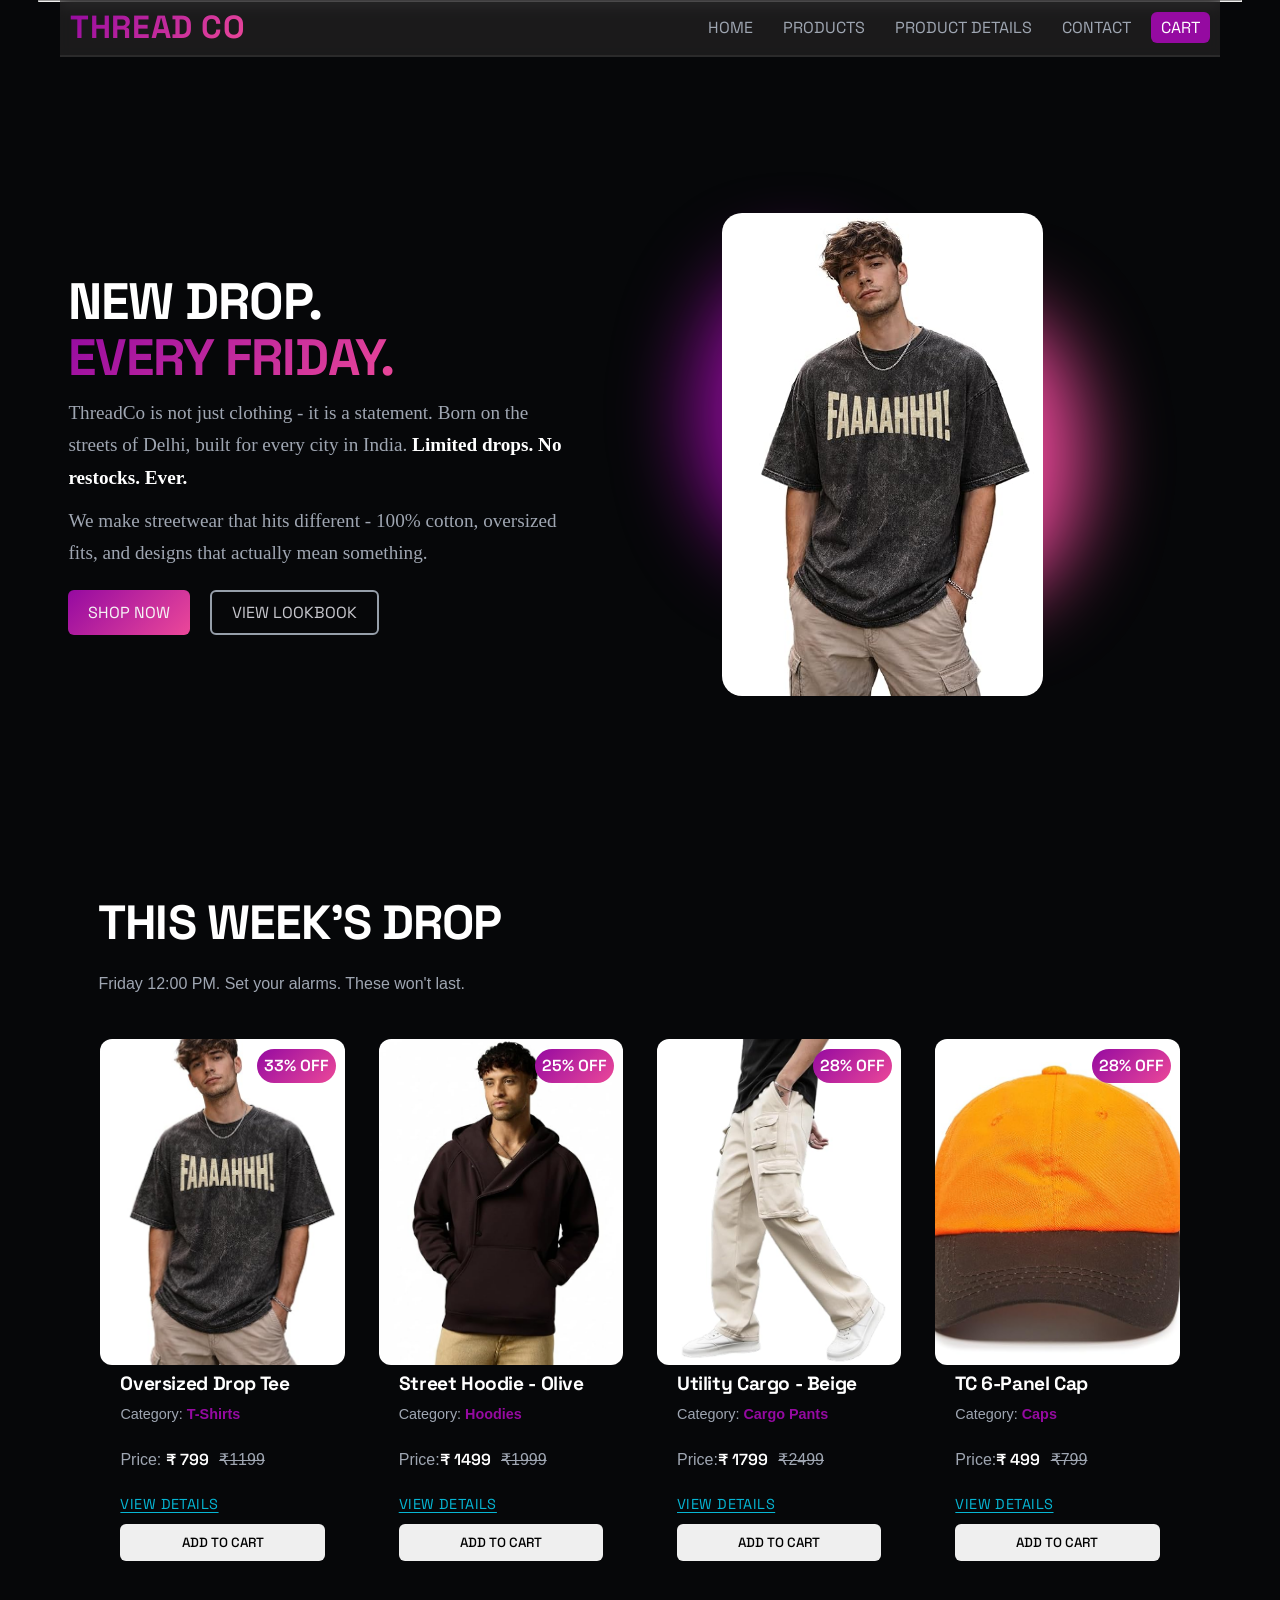
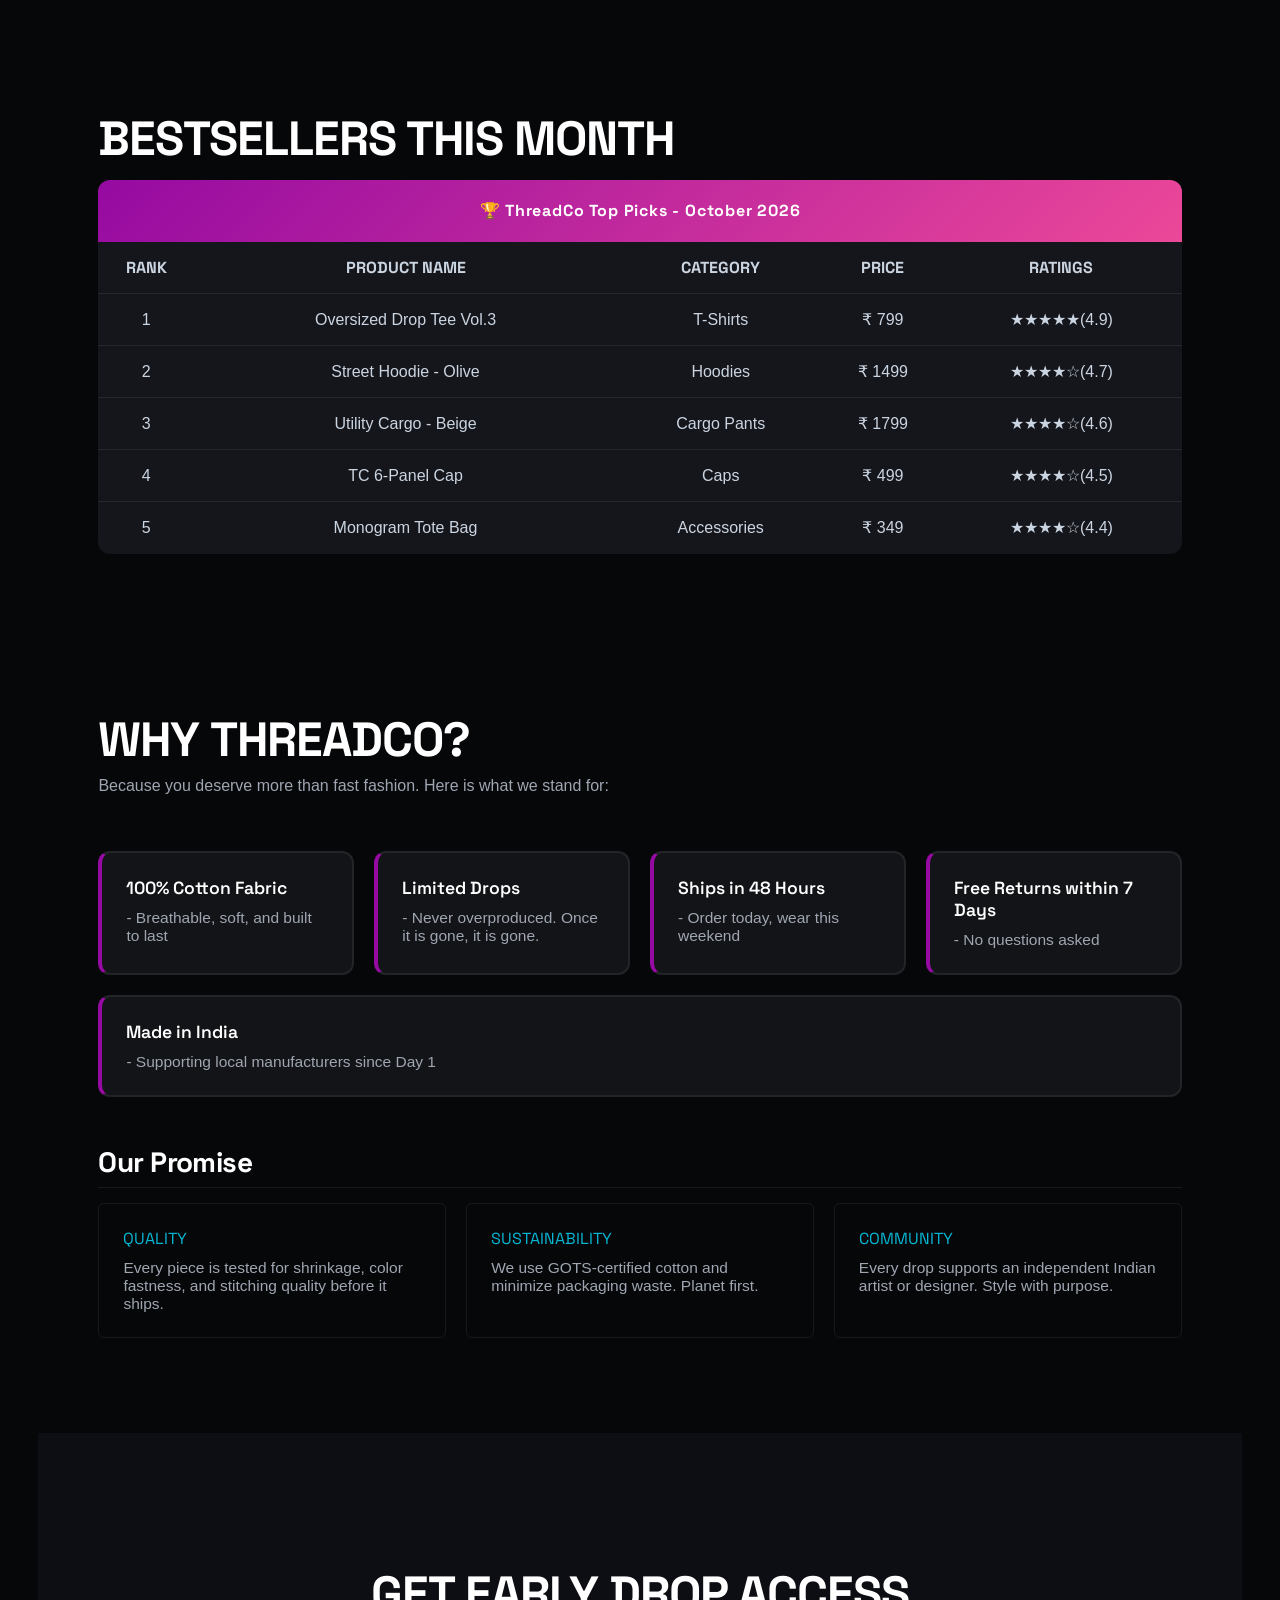
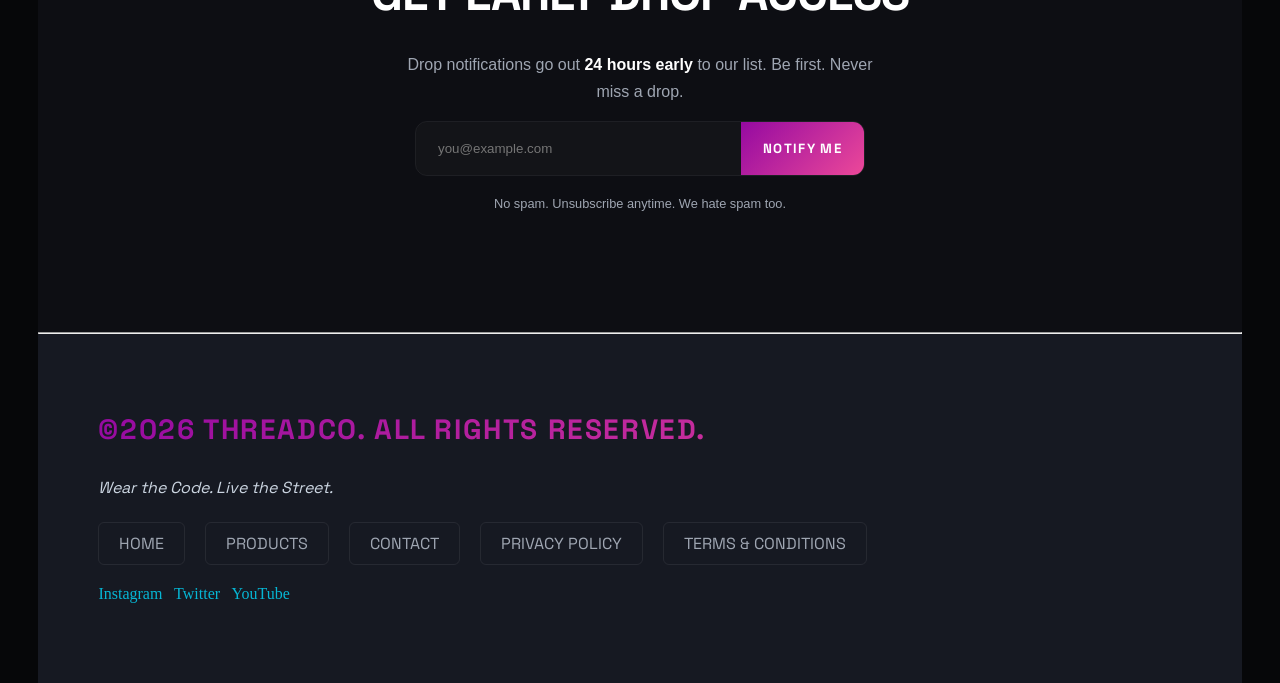
<file: index.html>
<!DOCTYPE html>
<html lang="en">

<head>
    <meta charset="UTF-8">
    <meta name="viewport" content="width=device-width, initial-scale=1.0">
    <title>ThreadCo-wear the code. Live the street</title>
    <link rel="stylesheet" href="style.css">
</head>

<body>
    <header>
        <h1>THREAD CO</h1>
        <!-- <P><em>Wear the code. Live the street</em></P> -->
        <nav>
            <ul class="nav">
                <li><a href="home.html">Home</a></li>
                <li><a href="products.html" target="_blank">Products</a></li>
                <li><a href="ProductDetails.html" target="_blank">Product Details</a></li>
                <li><a href="contact.html" target="_blank">Contact</a></li>
                <li><a href="cart.html" target="_blank">Cart</a></li>
            </ul>
        </nav>
    </header>

    <hr>

    <main>
        <section id="hero">
            <div class="left-hero">
                <h2>New Drop. <br> <span id="gt">Every Friday.</span></h2>
                <p>ThreadCo is not just clothing - it is a statement. Born on the streets of Delhi, built for every city
                    in
                    India. <strong>Limited drops. No restocks. Ever.</strong></p>
                <p>We make streetwear that hits different - 100% cotton, oversized fits, and designs that actually mean
                    something.</p>
                <div id="cta">
                    <a href="" class="btn1">Shop Now</a>
                    <a href="" class="btn2">View Lookbook</a>
                </div>
            </div>
            <div class="right-hero">
                <div class="glow orb1"></div>
                <div class="glow orb2"></div>
                <img src="images/product 1.jpg" alt="">
            </div>

        </section>

        <section id="week-drop">
            <h2>This Week's Drop</h2>
            <p>Friday 12:00 PM. Set your alarms. These won't last.</p>
            <div class="cards">
                <article>
                    <figure><img src="images/product 1.jpg" alt="" width="300px" height="400px"></figure>
                    <figcaption>Oversized Drop Tee Vol.3</figcaption>

                    <h3>Oversized Drop Tee</h3>
                    <p>Category: <span>T-Shirts</span></p>
                    <p>Price: <strong>&#8377; 799</strong> <s>&#8377;1199</s></p>
                    <p><mark>33% OFF</mark></p>
                    <a href="">View Details</a>
                    <button>Add to cart</button>
                </article>

                <article>
                    <figure><img src="images/product 2.jpg" alt="" width="300px" height="400px"></figure>
                    <figcaption>Street Hoodie - Olive</figcaption>

                    <h3>Street Hoodie - Olive</h3>
                    <p>Category: <span>Hoodies</span></p>
                    <p>Price:<strong>&#8377; 1499</strong> <s>&#8377;1999</s></p>
                    <p><mark>25% OFF</mark></p>
                    <a href="">View Details</a>
                    <button>Add to cart</button>
                </article>

                <article>
                    <figure><img src="images/product 3.jpg" alt="" width="300px" height="400px"></figure>
                    <figcaption>Utility Cargo - Beige</figcaption>

                    <h3>Utility Cargo - Beige</h3>
                    <p>Category: <span>Cargo Pants</span></p>
                    <p>Price:<strong>&#8377; 1799</strong> <s>&#8377;2499</s></p>
                    <p><mark>28% OFF</mark></p>
                    <a href="">View Details</a>
                    <button>Add to cart</button>
                </article>

                <article>
                    <figure><img src="images/product 4.jpg" alt="" width="300px" height="400px"></figure>
                    <figcaption>TC 6-Panel Cap</figcaption>

                    <h3>TC 6-Panel Cap</h3>
                    <p>Category: <span>Caps</span></p>
                    <p>Price:<strong>&#8377; 499</strong> <s>&#8377;799</s></p>
                    <p><mark>28% OFF</mark></p>
                    <a href="">View Details</a>
                    <button>Add to cart</button>
                </article>
            </div>
        </section>

        <section id="bestsellers">
            <h2>Bestsellers This Month</h2>
            <div class="table-scroll">
                <table>
                    <tr>
                        <th colspan="5">&#127942; ThreadCo Top Picks - October 2026</th>
                    </tr>

                    <tr class="head">
                        <th>Rank</th>
                        <th>Product Name</th>
                        <th>Category</th>
                        <th>Price</th>
                        <th>Ratings</th>
                    </tr>

                    <tr>
                        <td>1</td>
                        <td>Oversized Drop Tee Vol.3 </td>
                        <td>T-Shirts</td>
                        <td>&#8377; 799</td>
                        <td>&#9733;&#9733;&#9733;&#9733;&#9733;(4.9)</td>
                    </tr>

                    <tr>
                        <td>2</td>
                        <td>Street Hoodie - Olive</td>
                        <td>Hoodies</td>
                        <td>&#8377; 1499</td>
                        <td>&#9733;&#9733;&#9733;&#9733;&#9734;(4.7)</td>
                    </tr>

                    <tr>
                        <td>3</td>
                        <td>Utility Cargo - Beige</td>
                        <td>Cargo Pants</td>
                        <td>&#8377; 1799</td>
                        <td>&#9733;&#9733;&#9733;&#9733;&#9734;(4.6)</td>
                    </tr>

                    <tr>
                        <td>4</td>
                        <td>TC 6-Panel Cap</td>
                        <td>Caps</td>
                        <td>&#8377; 499</td>
                        <td>&#9733;&#9733;&#9733;&#9733;&#9734;(4.5)</td>
                    </tr>

                    <tr>
                        <td>5</td>
                        <td>Monogram Tote Bag</td>
                        <td>Accessories </td>
                        <td>&#8377; 349</td>
                        <td>&#9733;&#9733;&#9733;&#9733;&#9734;(4.4)</td>
                    </tr>
                </table>
            </div>
        </section>

        <section id="why-thread">
            <h2>Why ThreadCo?</h2>
            <p>Because you deserve more than fast fashion. Here is what we stand for:</p>
            <br><br>
            <ul class="why">
                <li><strong>100% Cotton Fabric</strong> - Breathable, soft, and built to last</li>
                <li><strong>Limited Drops</strong> - Never overproduced. Once it is gone, it is gone.</li>
                <li><strong>Ships in 48 Hours</strong> - Order today, wear this weekend</li>
                <li><strong>Free Returns within 7 Days</strong> - No questions asked</li>
                <li><strong>Made in India</strong> - Supporting local manufacturers since Day 1</li>
            </ul>

            <h3>Our Promise</h3>
            <dl>
                <div>
                    <dt>Quality</dt>
                    <dd>Every piece is tested for shrinkage, color fastness, and stitching quality before it ships.</dd>
                </div>

                <div>
                    <dt>Sustainability</dt>
                    <dd>We use GOTS-certified cotton and minimize packaging waste. Planet first.</dd>
                </div>

                <div>
                    <dt>Community</dt>
                    <dd>Every drop supports an independent Indian artist or designer. Style with purpose.</dd>
                </div>
            </dl>
        </section>

        <section id="early-drop">
            <h2>Get Early Drop Access</h2>
            <p>Drop notifications go out <strong>24 hours early</strong> to our list. Be first. Never miss a drop.</p>
            <form action="">
                <label for="email">Your Email: </label>
                <input type="email" id="email" placeholder="you@example.com">
                <button type="submit">Notify Me</button>
            </form>
            <br>
            <small>No spam. Unsubscribe anytime. We hate spam too.</small>
        </section>
    </main>

    <hr>

    <footer id="footer">
        <h3>&copy;2026 ThreadCo. All rights reserved.</h3>
        <p><em>Wear the Code. Live the Street.</em></p>
        <nav>
            <ul>
                <li><a href="">Home</a></li>
                <li><a href="">Products</a></li>
                <li><a href="">Contact</a></li>
                <li><a href="">Privacy Policy</a></li>
                <li><a href="">Terms & Conditions</a></li>
            </ul>
        </nav>
        <div>
            <a href="" class="insta">Instagram</a>&nbsp;&nbsp;
            <a href="" class="twit">Twitter</a>&nbsp;&nbsp;
            <a href="" class="you">YouTube</a>
        </div>

    </footer>
</body>

</html>
</file>
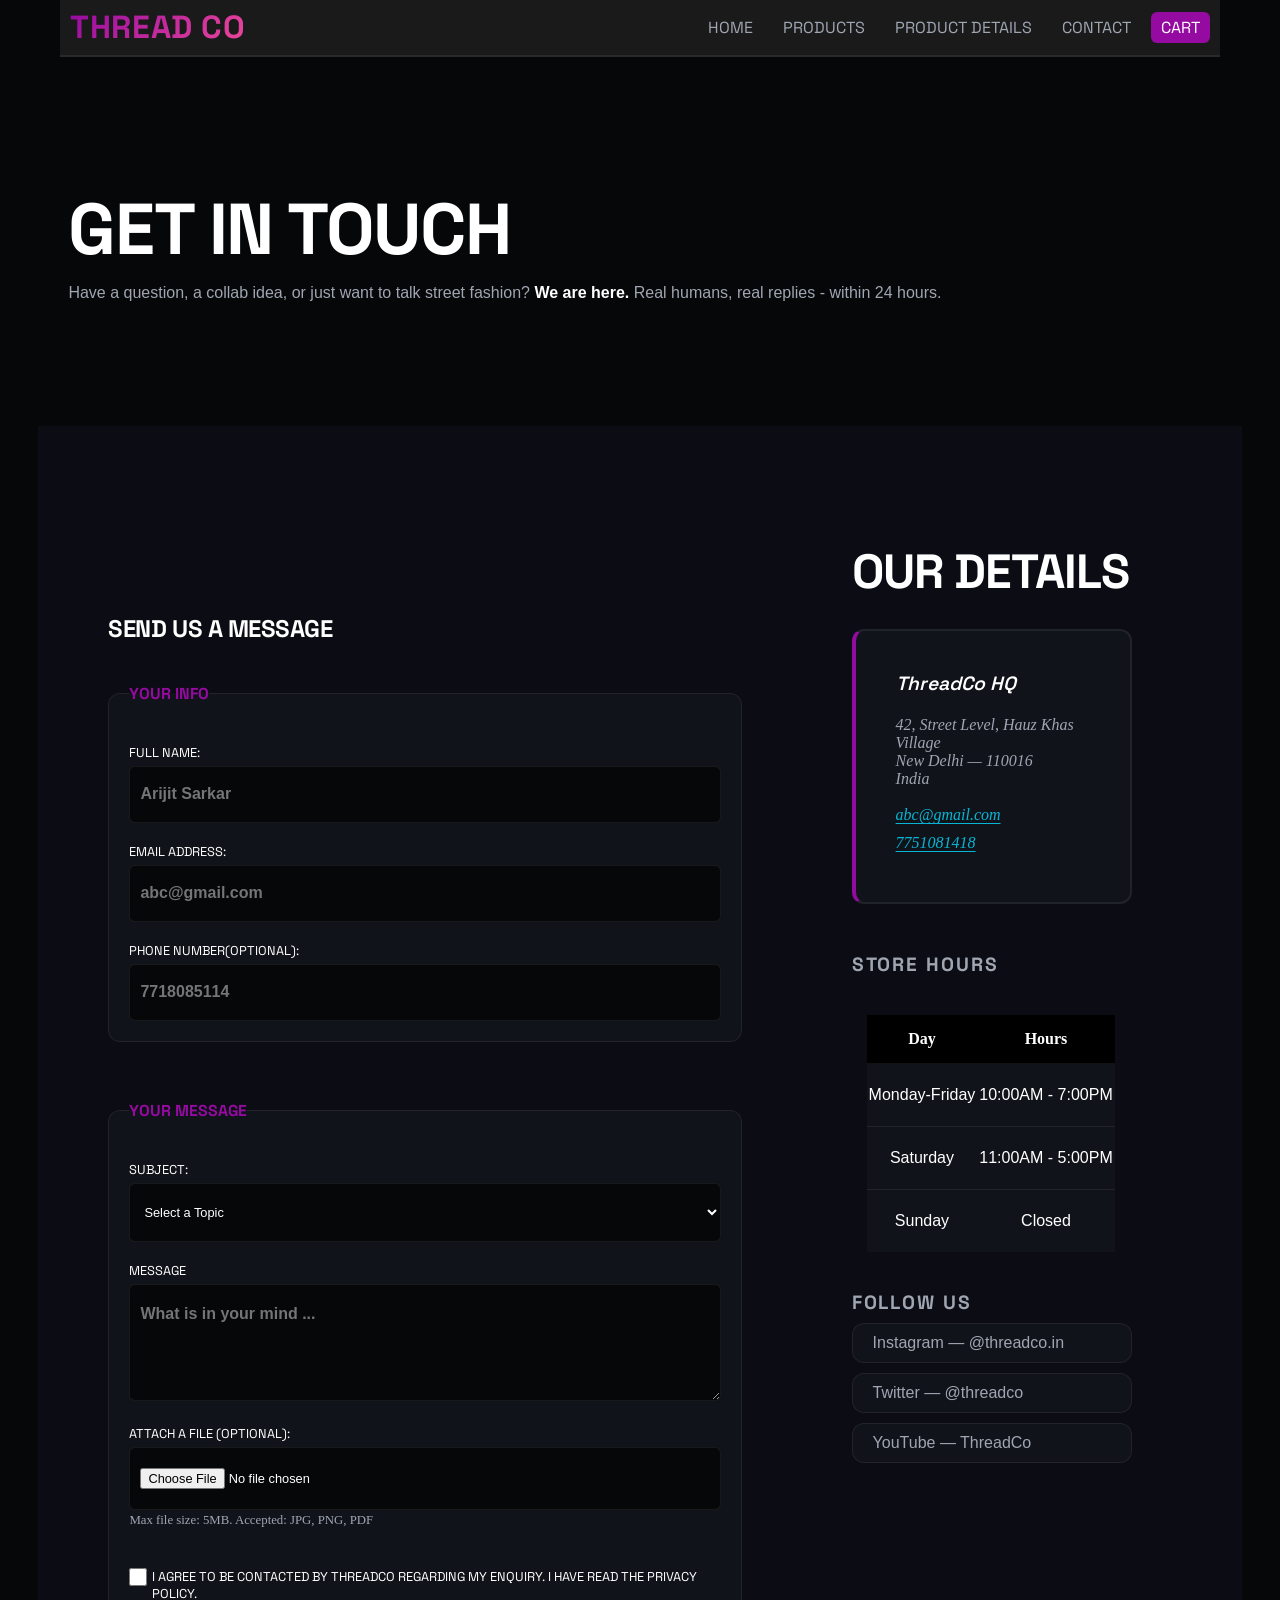
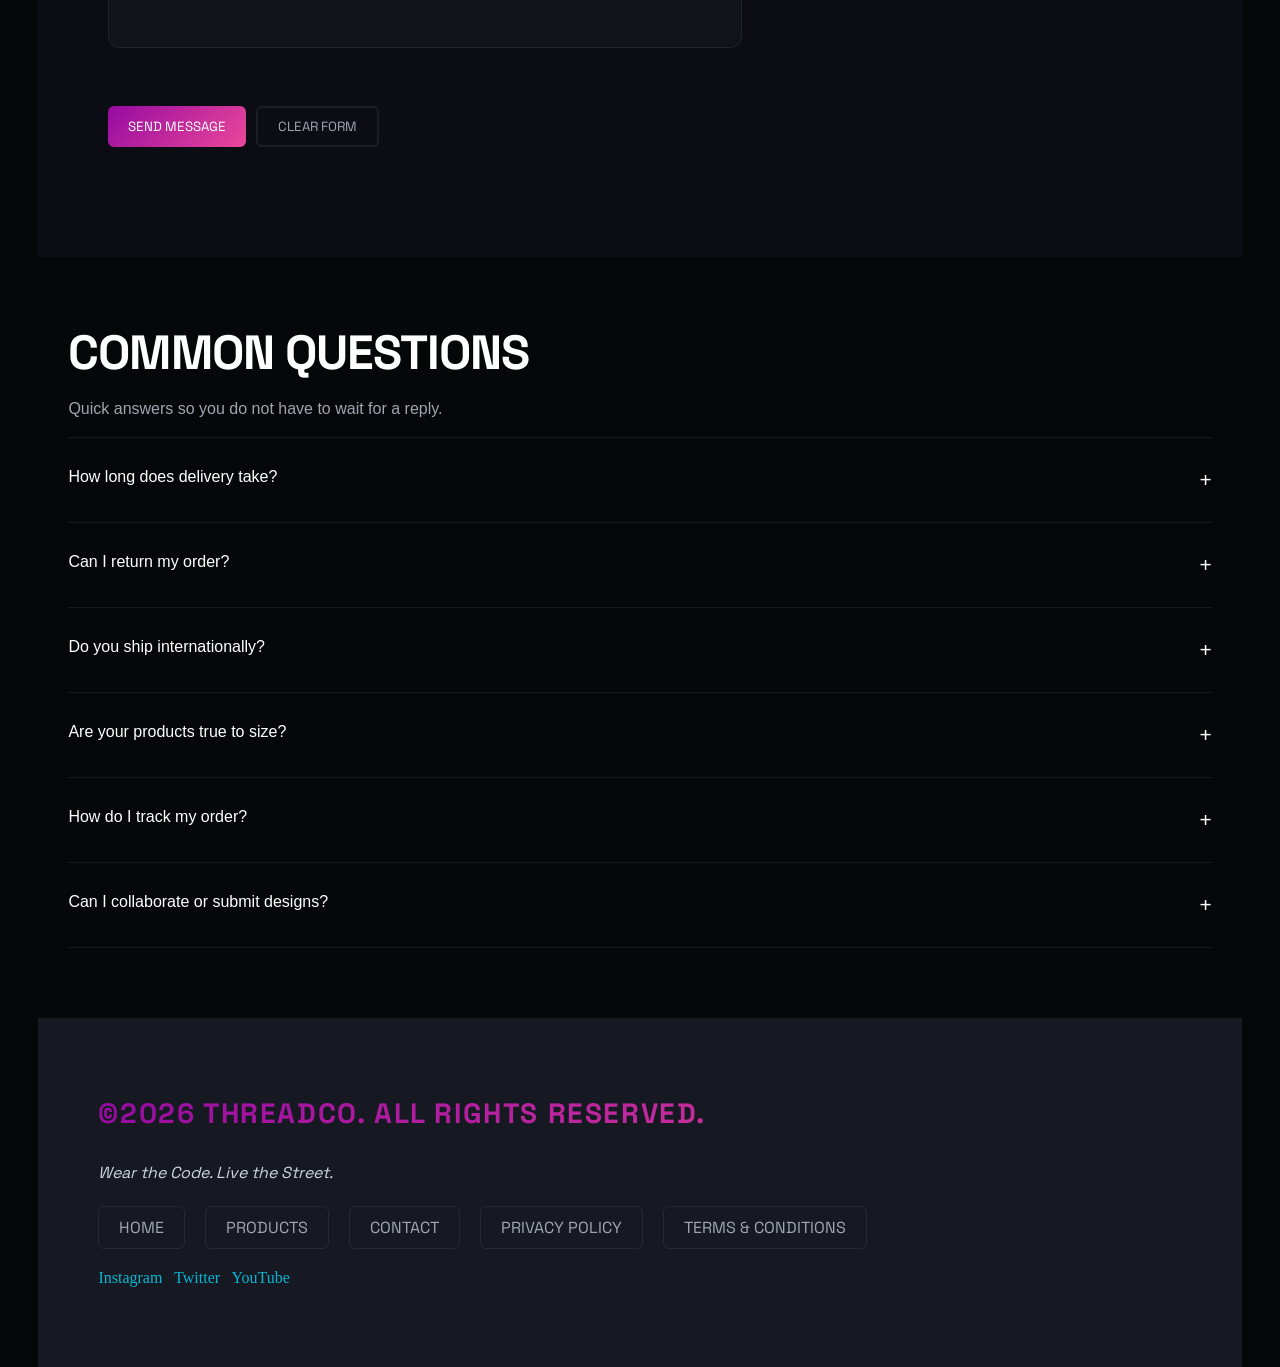
<file: contact.html>
<!DOCTYPE html>
<html lang="en">

<head>
    <meta charset="UTF-8">
    <meta name="viewport" content="width=device-width, initial-scale=1.0">
    <title>Contact-ThreadCo</title>
    <link rel="stylesheet" href="style.css">
</head>

<body>
    <header>
        <h1>THREAD CO</h1>
        <!-- <P><em>Wear the code. Live the street</em></P> -->
        <nav>
            <ul>
                <li><a href="home.html" target="_blank">Home</a></li>
                <li><a href="products.html" target="_blank">Products</a></li>
                <li><a href="ProductDetails.html" target="_blank">Product Details</a></li>
                <li><a href="contact.html">Contact</a></li>
                <li><a href="cart.html" target="_blank">Cart</a></li>
            </ul>
        </nav>
    </header>

    <main>
        <section id="get">
            <h2>Get In Touch</h2>
            <p>Have a question, a collab idea, or just want to talk street fashion? <strong>We are here.</strong> Real
                humans,
                real replies - within 24 hours.</p>
        </section>

        <div id="joint">
            <section id="message">
                <h2>Send Us a Message</h2>
                <form action="">
                    <fieldset class="info">
                        <legend>Your Info</legend>

                        <label for="name">Full Name:</label>
                        <input type="text" id="name" placeholder="Arijit Sarkar">

                        <label for="email">Email Address:</label>
                        <input type="email" id="email" placeholder="abc@gmail.com">

                        <label for="ph">Phone Number(optional):</label>
                        <input type="number" id="ph" placeholder="7718085114">

                    </fieldset>
                    <br>
                    <fieldset>
                        <legend>Your Message</legend>

                        <label for="sub">Subject:</label>
                        <select name="subject" id="sub">
                            <option value="">Select a Topic</option>
                            <option value="">Order Issue</option>
                            <option value="">Return/Refund</option>
                            <option value="">Collaboration/Partnership</option>
                            <option value="">Wholesale Inquiry</option>
                            <option value="">General Query</option>
                        </select>

                        <label for="mess">Message</label>

                        <textarea name="message" id="mess" rows="5" cols="40"
                            placeholder="What is in your mind ..."></textarea>

                        <label for="file">Attach a File (optional):</label>
                        <input type="file" id="file">

                        <small>Max file size: 5MB. Accepted: JPG, PNG, PDF</small>
                        <div id="consent">
                            <input type="checkbox" id="ch">
                            <label for="ch"> I agree to be contacted by ThreadCo regarding my enquiry. I have read the
                                <a href=""> Privacy Policy.</a></label>
                        </div>

                    </fieldset>
                    <br>
                    <div id="contact-btns">
                        <button type="submit">Send Message</button>
                        <button type="reset">Clear Form</button>
                    </div>
                </form>
            </section>

            <section id="details">
                <h2>Our Details</h2>
                <address>
                    <strong>ThreadCo HQ</strong><br>
                    42, Street Level, Hauz Khas Village <br>
                    New Delhi — 110016 <br>
                    India
                    <br><br>
                    <a href="">abc@gmail.com</a>
                    <br>
                    <a href="">7751081418</a>
                </address>

                <div>
                    <h3>Store Hours</h3>
                    <table>
                        <tr>
                            <th>Day</th>
                            <th>Hours</th>
                        </tr>

                        <tr>
                            <td>Monday-Friday</td>
                            <td>10:00AM - 7:00PM</td>
                        </tr>

                        <tr>
                            <td>Saturday</td>
                            <td>11:00AM - 5:00PM</td>
                        </tr>

                        <tr>
                            <td>Sunday</td>
                            <td>Closed</td>
                        </tr>
                    </table>
                </div>

                <div>
                    <h3>Follow Us</h3>
                    <ul>
                        <li><a href="">Instagram — @threadco.in</a></li>
                        <li><a href="">Twitter — @threadco</a></li>
                        <li><a href="">YouTube — ThreadCo</a></li>
                    </ul>
                </div>
            </section>
        </div>


        <section id="questions">
            <h2>Common Questions</h2>
            <p>Quick answers so you do not have to wait for a reply.</p>
            <details>
                <summary>How long does delivery take?</summary>
                <p>We ship within <strong>48 hours</strong> of order confirmation. Standard delivery takes <strong>3 - 5 business
                        days</strong> across India. Express delivery (1—2 days) is available at checkout for select pin
                    codes.</p>
            </details>

            <details>
                <summary>Can I return my order?</summary>
                <p>Yes! We offer <strong>free returns within 7 days of delivery</strong>. The item must be unworn, unwashed, and
                    in its original packaging with all tags attached. Initiate your return from the Orders section of
                    your account.</p>
            </details>

            <details>
                <summary>Do you ship internationally?</summary>
                <p>Not yet — but we are working on it. International shipping is planned for early 2026. Sign up for our
                    newsletter to get notified first.</p>
            </details>

            <details>
                <summary>Are your products true to size?</summary>
                <p>ThreadCo tees and hoodies are oversized by design. If you prefer a more fitted look, we recommend
                    sizing down. Check the <a href="">Size Guide</a> on any product page for exact measurements.</p>
            </details>

            <details>
                <summary>How do I track my order?</summary>
                <p>Once your order ships, you will receive a tracking link via SMS and email. You can also track your
                    order by entering your order ID on our <a href="">Order Tracking page.</a></p>
            </details>

            <details>
                <summary>Can I collaborate or submit designs?</summary>
                <p>Absolutely. ThreadCo works with independent Indian artists on every drop. If you have a design
                    concept or want to collab, reach out via the form above and select <strong>“Collaboration /
                        Partnership”</strong> as the subject. We read every single message.</p>
            </details>

        </section>
    </main>

    <footer id="footer">
        <h3>&copy;2026 ThreadCo. All rights reserved.</h3>
        <p><em>Wear the Code. Live the Street.</em></p>
        <nav>
            <ul>
                <li><a href="">Home</a></li>
                <li><a href="">Products</a></li>
                <li><a href="">Contact</a></li>
                <li><a href="">Privacy Policy</a></li>
                <li><a href="">Terms & Conditions</a></li>
            </ul>
        </nav>
        <div>
            <a href="" class="insta">Instagram</a>&nbsp;&nbsp;
            <a href="" class="twit">Twitter</a>&nbsp;&nbsp;
            <a href="" class="you">YouTube</a>
        </div>

    </footer>
</body>

</html>
</file>
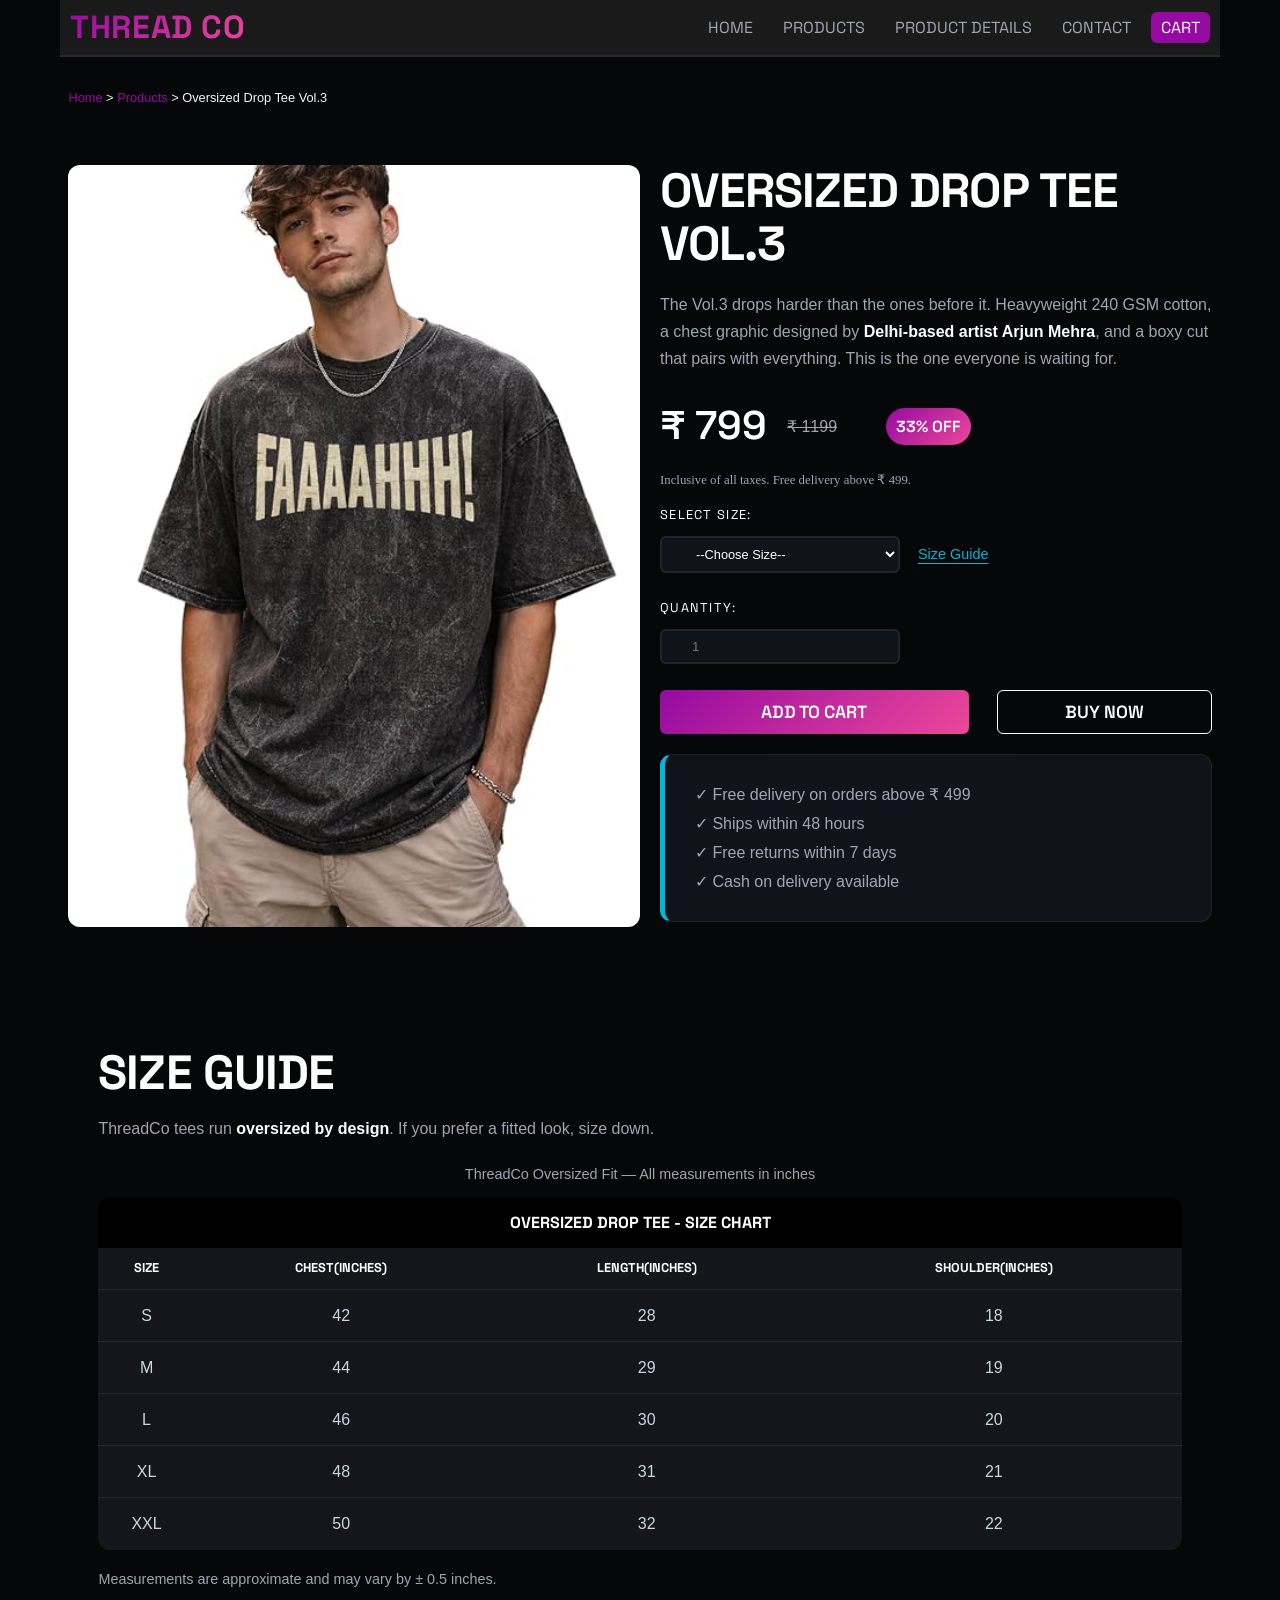
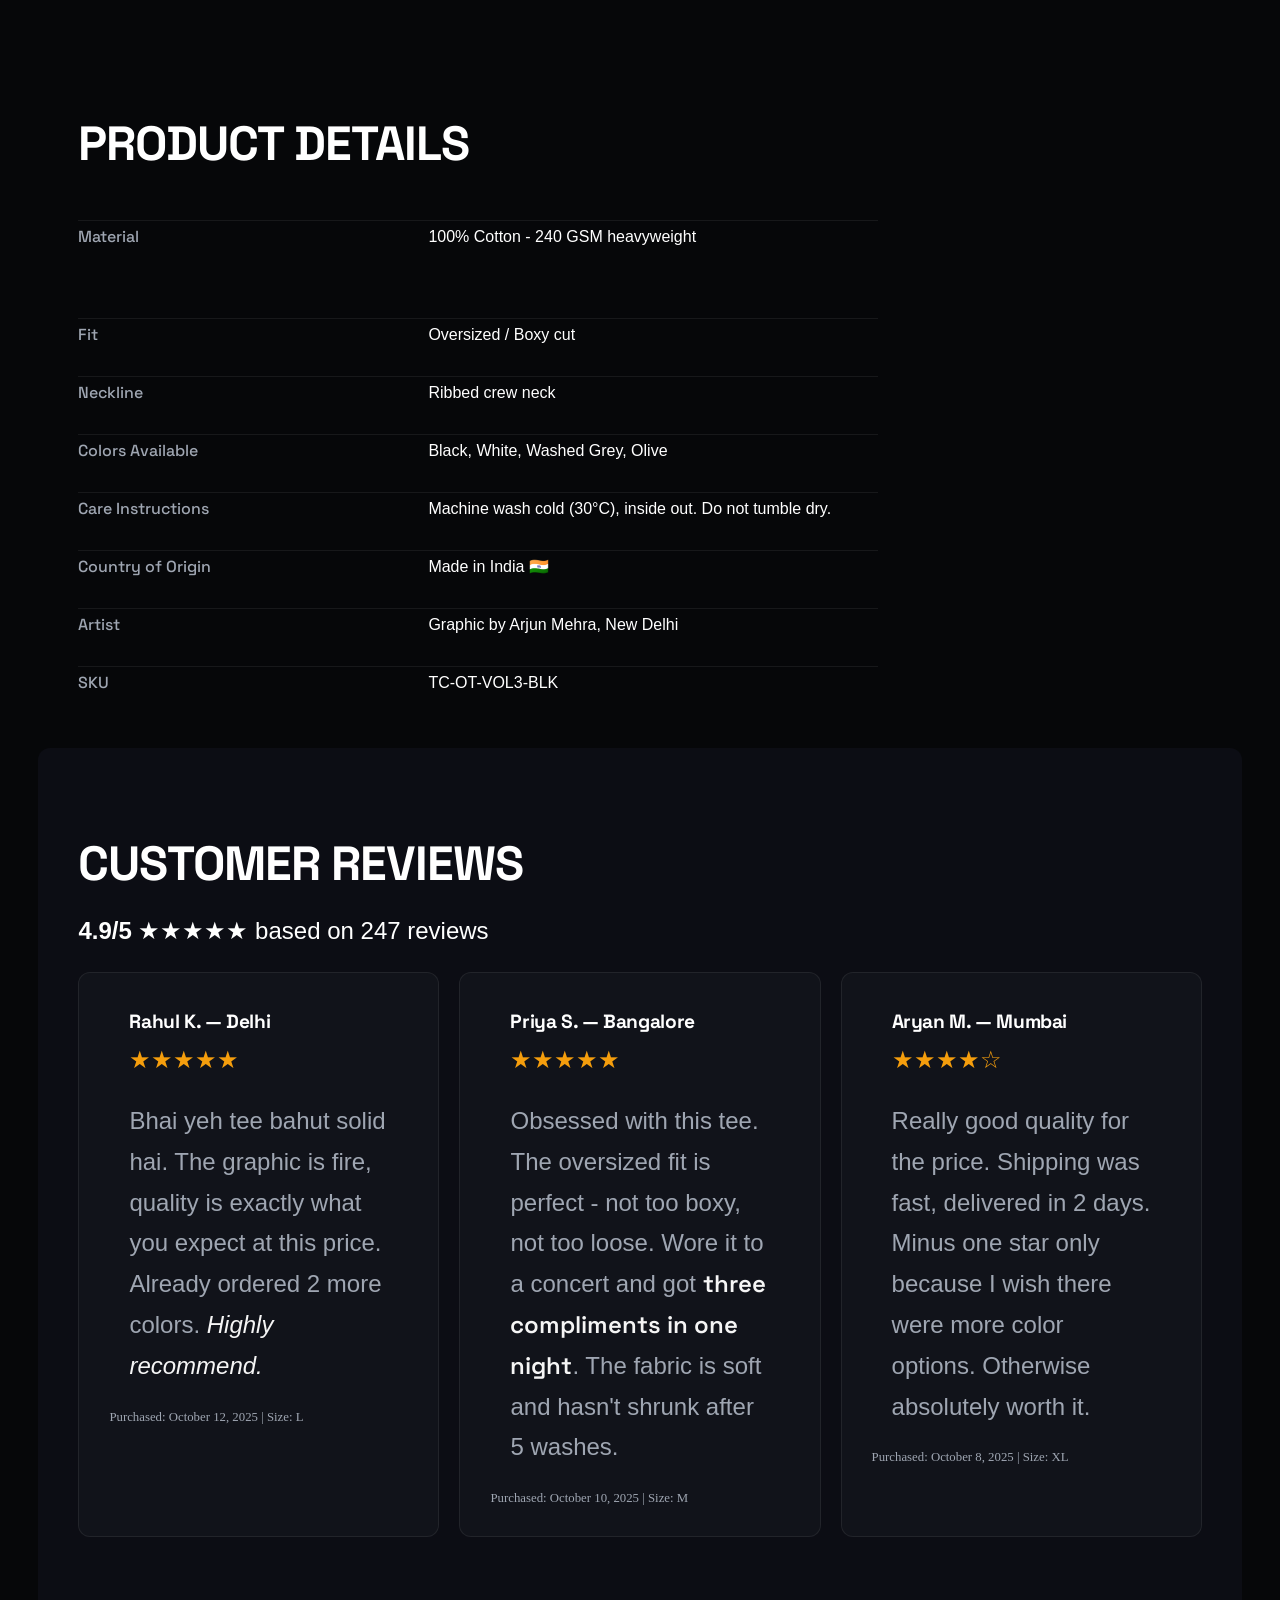
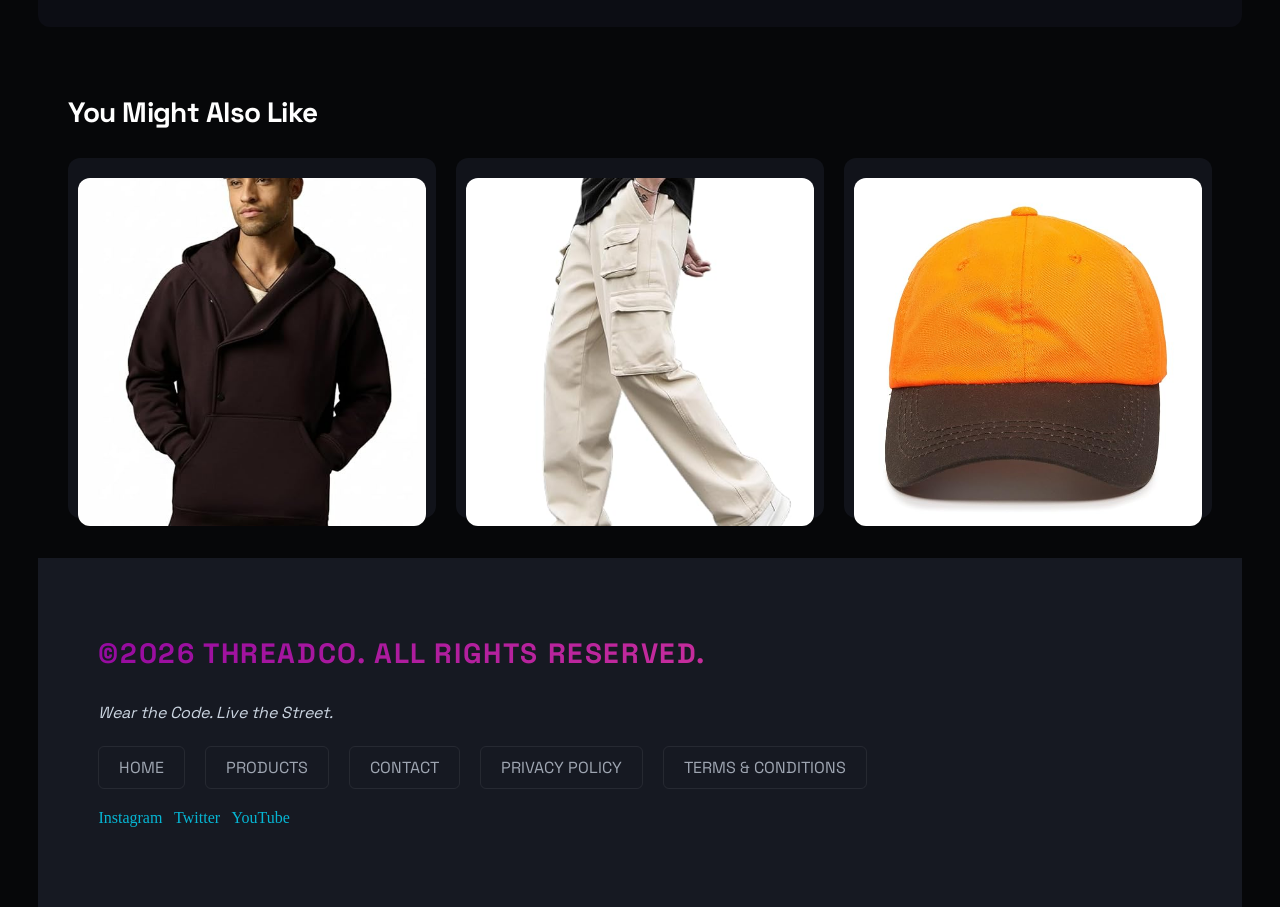
<file: ProductDetails.html>
<!DOCTYPE html>
<html lang="en">

<head>
    <meta charset="UTF-8">
    <meta name="viewport" content="width=device-width, initial-scale=1.0">
    <title>Product-Details</title>
    <link rel="stylesheet" href="style.css">
</head>

<body>
    <header>
        <h1>THREAD CO</h1>
        <!-- <P><em>Wear the code. Live the street</em></P> -->
        <nav>
            <ul>
                <li><a href="home.html" target="_blank">Home</a></li>
                <li><a href="products.html" target="_blank">Products</a></li>
                <li><a href="ProductDetails.html">Product Details</a></li>
                <li><a href="contact.html" target="_blank">Contact</a></li>
                <li><a href="cart.html" target="_blank">Cart</a></li>
            </ul>
        </nav>
    </header>

    <main>
        <nav aria-label="breadcrumb">
            <a href="home.html">Home</a>&nbsp;>
            <a href="products.html">Products</a>&nbsp;>&nbsp;Oversized Drop Tee Vol.3
        </nav>

        <section id="product-detail">
            <figure>
                <img src="images/product 1.jpg" alt="">
                <figcaption>Oversized Drop Tee Vol.3</figcaption>
            </figure>

            <div class="left-details">
                <h2>Oversized Drop Tee Vol.3</h2>
                <p>The Vol.3 drops harder than the ones before it. Heavyweight 240 GSM cotton, a chest graphic designed
                    by
                    <strong>Delhi-based artist Arjun Mehra</strong>, and a boxy cut that pairs with everything. This is
                    the one
                    everyone is waiting for.
                </p>

                <p><strong>&#8377; 799</strong> <s>&#8377; 1199</s>&nbsp;&nbsp;<mark>33% OFF</mark></p>
                <small>Inclusive of all taxes. Free delivery above &#8377; 499.</small>
                <br><br>
                <label for="size">Select Size: </label>
                <select name="size" id="size">
                    <option value="">--Choose Size--</option>
                    <option value="">S</option>
                    <option value="">M</option>
                    <option value="">L</option>
                    <option value="">XL</option>
                    <option value="">XXL</option>
                </select>
                &nbsp;<a href="">Size Guide</a>
                <br><br>
                <label for="qt">Quantity:</label>
                <input type="number" id="qt" placeholder="1" min="1">
                <br><br>
                <div class="buttons">
                    <button>Add to cart</button>&nbsp;&nbsp;
                    <button type="submit">Buy Now</button>
                </div>

                <ul>
                    <li>&#10003; Free delivery on orders above &#8377; 499</li>
                    <li>&#10003; Ships within 48 hours</li>
                    <li>&#10003; Free returns within 7 days</li>
                    <li>&#10003; Cash on delivery available</li>
                </ul>
            </div>
        </section>

        <section id="bestsellers" class="size-chart">
            <h2>Size Guide</h2>
            <p>ThreadCo tees run <strong>oversized by design</strong>. If you prefer a fitted look, size down.</p>
            <p>ThreadCo Oversized Fit — All measurements in inches</p>
            <table>
                <tr>
                    <th colspan="4">Oversized Drop Tee - Size Chart</th>
                </tr>

                <tr>
                    <th>Size</th>
                    <th>Chest(inches)</th>
                    <th>Length(inches)</th>
                    <th>Shoulder(inches)</th>
                </tr>

                <tr>
                    <td>S</td>
                    <td>42</td>
                    <td>28</td>
                    <td>18</td>
                </tr>

                <tr>
                    <td>M</td>
                    <td>44</td>
                    <td>29</td>
                    <td>19</td>
                </tr>

                <tr>
                    <td>L</td>
                    <td>46</td>
                    <td>30</td>
                    <td>20</td>
                </tr>

                <tr>
                    <td>XL</td>
                    <td>48</td>
                    <td>31</td>
                    <td>21</td>
                </tr>

                <tr>
                    <td>XXL</td>
                    <td>50</td>
                    <td>32</td>
                    <td>22</td>
                </tr>
            </table>
            <small>Measurements are approximate and may vary by ± 0.5 inches.</small>
        </section>

        <section id="details">
            <h2>Product Details</h2>
            <dl>
                <div>
                    <dt>Material</dt>
                    <dd>100% Cotton - 240 GSM heavyweight</dd>
                </div>
                <div>
                    <dt>Fit</dt>
                    <dd>Oversized / Boxy cut</dd>
                </div>
                <div>
                    <dt>Neckline</dt>
                    <dd>Ribbed crew neck</dd>
                </div>
                <div>
                    <dt>Colors Available</dt>
                    <dd>Black, White, Washed Grey, Olive</dd>
                </div>
                <div>
                    <dt>Care Instructions</dt>
                    <dd>Machine wash cold (30°C), inside out. Do not tumble dry.</dd>
                </div>
                <div>
                    <dt>Country of Origin</dt>
                    <dd>Made in India 🇮🇳</dd>
                </div>
                <div>
                    <dt>Artist</dt>
                    <dd>Graphic by Arjun Mehra, New Delhi</dd>
                </div>
                <div>
                    <dt>SKU</dt>
                    <dd>TC-OT-VOL3-BLK</dd>
                </div>
            </dl>
        </section>

        <section id="reviews">
            <h2>Customer Reviews</h2>
            <p><strong>4.9/5</strong> &#9733;&#9733;&#9733;&#9733;&#9733; based on 247 reviews</p>

            <div>
                <article>
                    <h3>Rahul K. — Delhi</h3>
                    <p> &#9733;&#9733;&#9733;&#9733;&#9733;</p>
                    <p>Bhai yeh tee bahut solid hai. The graphic is fire, quality is exactly what you expect at this
                        price.
                        Already ordered 2 more colors. <em>Highly recommend.</em></p>
                    <small>Purchased: October 12, 2025 | Size: L</small>
                </article>

                <article>
                    <h3>Priya S. — Bangalore</h3>
                    <p> &#9733;&#9733;&#9733;&#9733;&#9733;</p>
                    <p>Obsessed with this tee. The oversized fit is perfect - not too boxy, not too loose. Wore it to a
                        concert
                        and got <strong>three compliments in one night</strong>. The fabric is soft and hasn't shrunk
                        after 5
                        washes.
                    </p>
                    <small>Purchased: October 10, 2025 | Size: M</small>
                </article>

                <article>
                    <h3>Aryan M. — Mumbai</h3>
                    <p> &#9733;&#9733;&#9733;&#9733;&#9734;</p>
                    <p>Really good quality for the price. Shipping was fast, delivered in 2 days. Minus one star only
                        because I
                        wish there were more color options. Otherwise absolutely worth it.</p>
                    <small>Purchased: October 8, 2025 | Size: XL</small>
                </article>
            </div>
        </section>

        <section id="like">
            <h3>You Might Also Like</h3>
            <div>
                <article>
                    <figure><img src="images/product 2.jpg" alt="" width="300px" height="300px"></figure>
                    <figcaption>Street Hoodie - Olive</figcaption>

                    <h4>Street Hoodie - Olive</h4>
                    <p><strong>&#8377; 1499</strong> <s>&#8377; 1999</s></p>
                    <a href="">View Details</a>
                </article>

                <article>
                    <figure><img src="images/product 3.jpg" alt="" width="300px" height="300px"></figure>
                    <figcaption>TC 6-Panel Cap - Black</figcaption>

                    <h4>TC 6-Panel Cap - Black</h4>
                    <p><strong>&#8377; 499</strong> <s>&#8377; 1199</s></p>
                    <a href="">View Details</a>
                </article>

                <article>
                    <figure><img src="images/product 4.jpg" alt="" width="300px" height="300px"></figure>
                    <figcaption>Acid Wash Tee - White</figcaption>

                    <h4>Acid Wash Tee - White</h4>
                    <p><strong>&#8377; 899</strong> <s>&#8377; 1299</s></p>
                    <a href="">View Details</a>
                </article>
            </div>
        </section>
    </main>

    <footer id="footer">
        <h3>&copy;2026 ThreadCo. All rights reserved.</h3>
        <p><em>Wear the Code. Live the Street.</em></p>
        <nav>
            <ul>
                <li><a href="">Home</a></li>
                <li><a href="">Products</a></li>
                <li><a href="">Contact</a></li>
                <li><a href="">Privacy Policy</a></li>
                <li><a href="">Terms & Conditions</a></li>
            </ul>
        </nav>
        <div>
            <a href="" class="insta">Instagram</a>&nbsp;&nbsp;
            <a href="" class="twit">Twitter</a>&nbsp;&nbsp;
            <a href="" class="you">YouTube</a>
        </div>

    </footer>
</body>

</html>
</file>
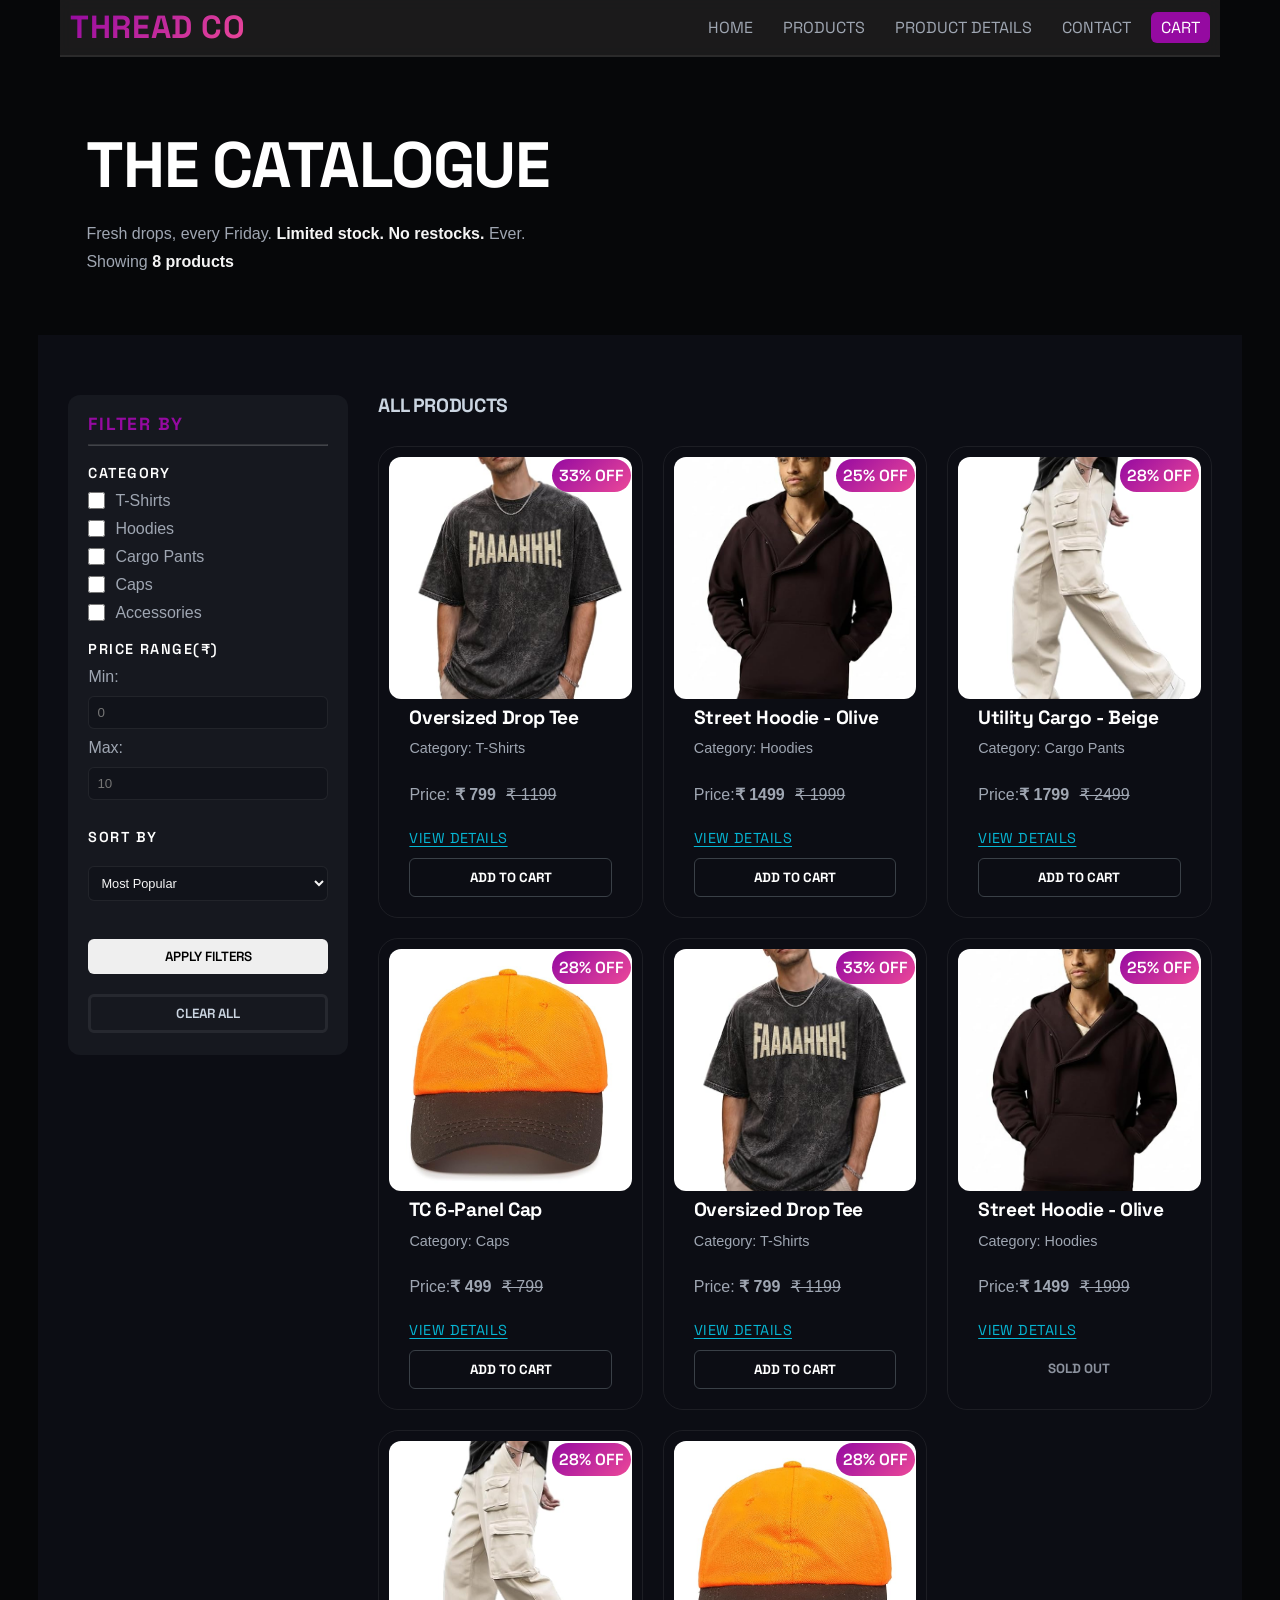
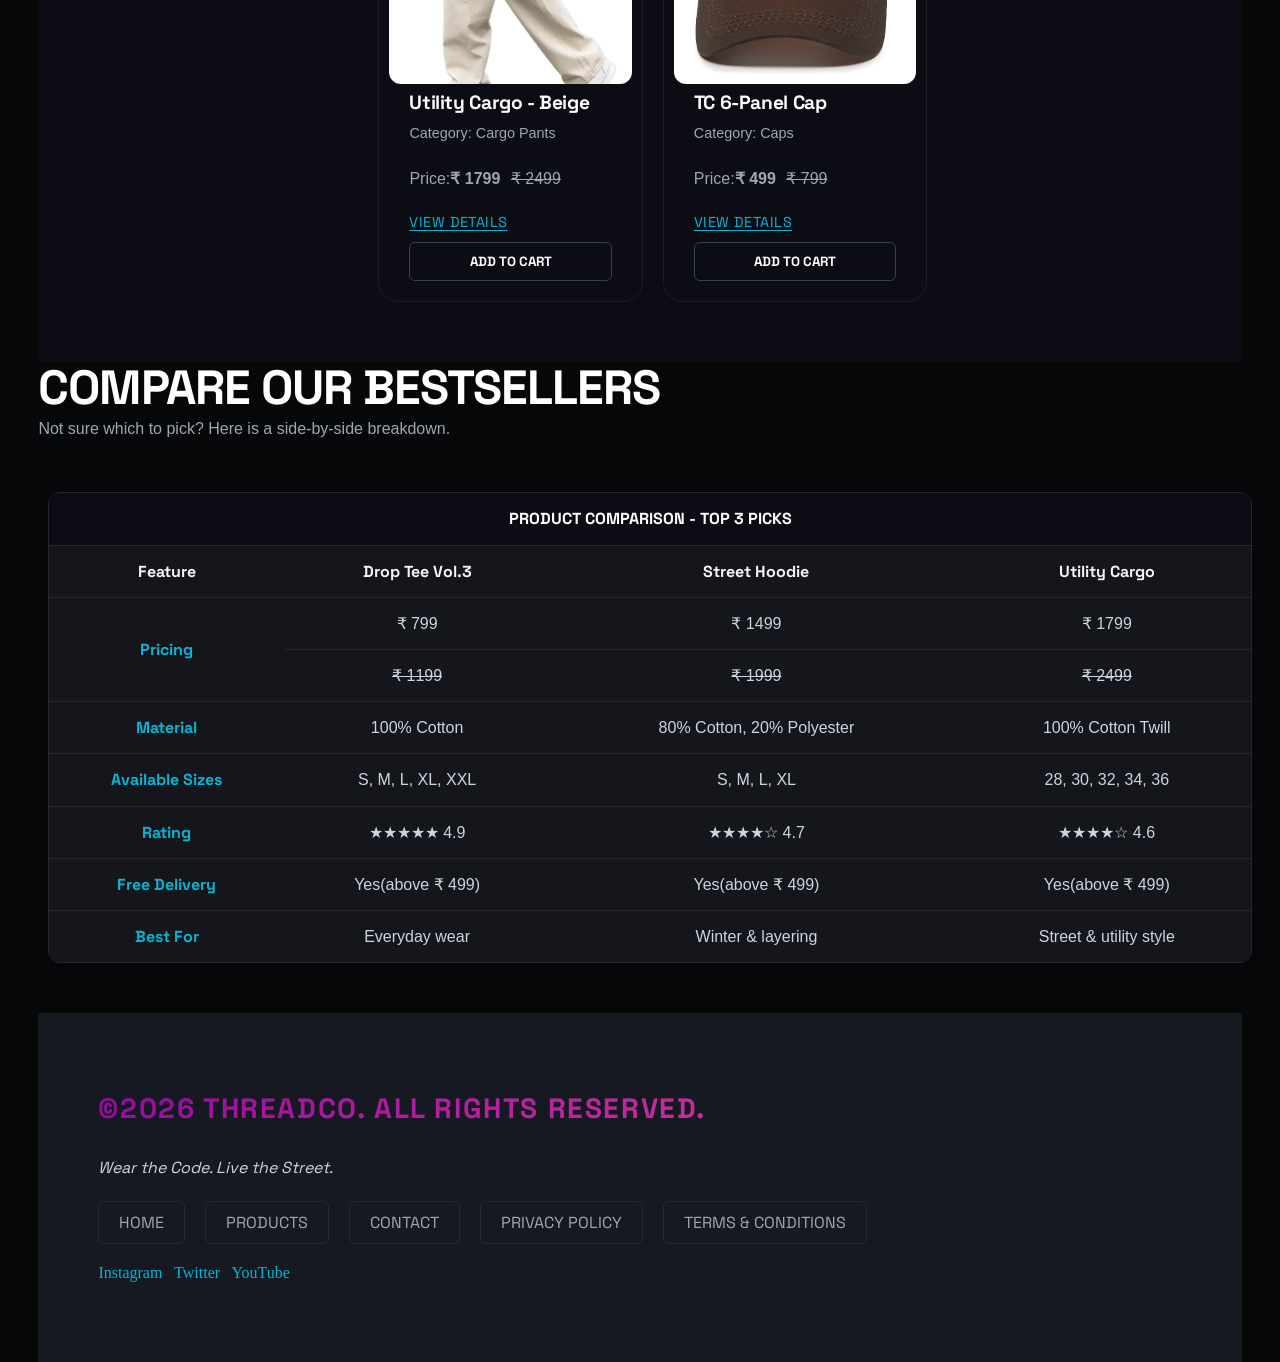
<file: products.html>
<!DOCTYPE html>
<html lang="en">

<head>
    <meta charset="UTF-8">
    <meta name="viewport" content="width=device-width, initial-scale=1.0">
    <title>ThreadCo-The Catalogue</title>
    <link rel="stylesheet" href="style.css">
</head>

<body>
    <header>
        <h1>THREAD CO</h1>
        <!-- <P><em>Wear the code. Live the street</em></P> -->
        <nav>
            <ul>
                <li><a href="home.html" target="_blank">Home</a></li>
                <li><a href="products.html">Products</a></li>
                <li><a href="ProductDetails.html" target="_blank">Product Details</a></li>
                <li><a href="contact.html" target="_blank">Contact</a></li>
                <li><a href="cart.html" target="_blank">Cart</a></li>
            </ul>
        </nav>
    </header>


    <main>
        <section id="catalogue">
            <h2>The Catalogue</h2>
            <p>Fresh drops, every Friday. <strong>Limited stock. No restocks.</strong> Ever.</p>
            <p>Showing <strong>8 products</strong></p>
        </section>

        <div id="product-layout">
            <section id="sidebar">
                <h3>Filter By</h3>
                <hr>
                <h4>Category</h4>
                <ul>
                    <li>
                        <input type="checkbox" id="cb" name="Category">
                        <label for="cb">T-Shirts</label>
                    </li>

                    <li>
                        <input type="checkbox" id="cb" name="Category">
                        <label for="cb">Hoodies</label>
                    </li>

                    <li>
                        <input type="checkbox" id="cb" name="Category">
                        <label for="cb">Cargo Pants</label>
                    </li>

                    <li>
                        <input type="checkbox" id="cb" name="Category">
                        <label for="cb">Caps</label>
                    </li>

                    <li>
                        <input type="checkbox" id="cb" name="Category">
                        <label for="cb">Accessories</label>
                    </li>
                </ul>

                <h4>Price Range(&#8377;)</h4>
                <label for="min">Min:</label>
                <input type="number" id="min" min="0" placeholder="0">
                <br>
                <label for="max">Max:</label>
                <input type="number" id="max" max="10" placeholder="10">

                <h4>Sort By</h4>
                <select name="sort" id="sort">
                    <option value="">Most Popular</option>
                    <option value="">Oldest to Newest</option>
                    <option value="">Newest to Oldest</option>
                    <option value="">Newest First</option>
                </select>
                <br><br>
                <button>Apply Filters</button>
                <button>Clear All</button>
            </section>

            <section id="products">
                <h2>All Products</h2>
                <div class="grid">
                    <article>
                        <figure><img src="images/product 1.jpg" alt="" width="300px" height="400px"></figure>
                        <figcaption>Oversized Drop Tee Vol.3</figcaption>

                        <h3>Oversized Drop Tee</h3>
                        <p>Category: T-Shirts</p>
                        <p>Price: <b>&#8377; 799</b> <s>&#8377; 1199</s></p>
                        <p><mark>33% OFF</mark></p>
                        <!-- <p><b>In Stock</b></p> -->
                        <a href="">View Details</a>
                        <button>Add to cart</button>
                    </article>

                    <article>
                        <figure><img src="images/product 2.jpg" alt="" width="300px" height="400px"></figure>
                        <figcaption>Street Hoodie - Olive</figcaption>

                        <h3>Street Hoodie - Olive</h3>
                        <p>Category: Hoodies</p>
                        <p>Price:<b>&#8377; 1499</b> <s>&#8377; 1999</s></p>
                        <p><mark>25% OFF</mark></p>
                        <!-- <p><b>In Stock</b></p> -->
                        <a href="">View Details</a>
                        <button>Add to cart</button>
                    </article>

                    <article>
                        <figure><img src="images/product 3.jpg" alt="" width="300px" height="400px"></figure>
                        <figcaption>Utility Cargo - Beige</figcaption>

                        <h3>Utility Cargo - Beige</h3>
                        <p>Category: Cargo Pants</p>
                        <p>Price:<b>&#8377; 1799</b> <s>&#8377; 2499</s></p>
                        <p><mark>28% OFF</mark></p>
                        <!-- <p><b>In Stock</b></p> -->
                        <a href="">View Details</a>
                        <button>Add to cart</button>
                    </article>

                    <article>
                        <figure><img src="images/product 4.jpg" alt="" width="300px" height="400px"></figure>
                        <figcaption>TC 6-Panel Cap</figcaption>

                        <h3>TC 6-Panel Cap</h3>
                        <p>Category: Caps</p>
                        <p>Price:<b>&#8377; 499</b> <s>&#8377; 799</s></p>
                        <p><mark>28% OFF</mark></p>
                        <!-- <p><b>In Stock</b></p> -->
                        <a href="">View Details</a>
                        <button>Add to cart</button>
                    </article>

                    <article>
                        <figure><img src="images/product 1.jpg" alt="" width="300px" height="400px"></figure>
                        <figcaption>Oversized Drop Tee Vol.3</figcaption>

                        <h3>Oversized Drop Tee</h3>
                        <p>Category: T-Shirts</p>
                        <p>Price: <b>&#8377; 799</b> <s>&#8377; 1199</s></p>
                        <p><mark>33% OFF</mark></p>
                        <!-- <p><b>In Stock</b></p> -->
                        <a href="">View Details</a>
                        <button>Add to cart</button>
                    </article>

                    <article>
                        <figure><img src="images/product 2.jpg" alt="" width="300px" height="400px"></figure>
                        <figcaption>Street Hoodie - Olive</figcaption>

                        <h3>Street Hoodie - Olive</h3>
                        <p>Category: Hoodies</p>
                        <p>Price:<b>&#8377; 1499</b> <s>&#8377; 1999</s></p>
                        <p><mark>25% OFF</mark></p>
                        <!-- <p><b>In Stock</b></p> -->
                        <a href="">View Details</a>
                        <button class="stock-out">Sold Out</button>
                    </article>

                    <article>
                        <figure><img src="images/product 3.jpg" alt="" width="300px" height="400px"></figure>
                        <figcaption>Utility Cargo - Beige</figcaption>

                        <h3>Utility Cargo - Beige</h3>
                        <p>Category: Cargo Pants</p>
                        <p>Price:<b>&#8377; 1799</b> <s>&#8377; 2499</s></p>
                        <p><mark>28% OFF</mark></p>
                        <!-- <p><b>In Stock</b></p> -->
                        <a href="">View Details</a>
                        <button>Add to cart</button>
                    </article>

                    <article>
                        <figure><img src="images/product 4.jpg" alt="" width="300px" height="400px"></figure>
                        <figcaption>TC 6-Panel Cap</figcaption>

                        <h3>TC 6-Panel Cap</h3>
                        <p>Category: Caps</p>
                        <p>Price:<b>&#8377; 499</b> <s>&#8377; 799</s></p>
                        <p><mark>28% OFF</mark></p>
                        <!-- <p><b>In Stock</b></p> -->
                        <a href="">View Details</a>
                        <button>Add to cart</button>
                    </article>
                </div>
            </section>
        </div>

        <section id="compare-best-sellers">
            <h2>Compare Our Bestsellers</h2>
            <p>Not sure which to pick? Here is a side-by-side breakdown.</p>

            <table>
                <tr>
                    <th colspan="4">Product Comparison - Top 3 Picks</th>
                </tr>

                <tr>
                    <th>Feature</th>
                    <th>Drop Tee Vol.3</th>
                    <th>Street Hoodie</th>
                    <th>Utility Cargo</th>
                </tr>

                <tr>
                    <th rowspan="2">Pricing</th>
                    <td>&#8377; 799</td>
                    <td>&#8377; 1499</td>
                    <td>&#8377; 1799</td>
                </tr>

                <tr>
                    <td><s>&#8377; 1199</s></td>
                    <td><s>&#8377; 1999</s></td>
                    <td><s>&#8377; 2499</s></td>
                </tr>

                <tr>
                    <th>Material</th>
                    <td>100% Cotton</td>
                    <td>80% Cotton, 20% Polyester</td>
                    <td>100% Cotton Twill</td>
                </tr>

                <tr>
                    <th>Available Sizes </th>
                    <td>S, M, L, XL, XXL</td>
                    <td>S, M, L, XL</td>
                    <td>28, 30, 32, 34, 36</td>
                </tr>

                <tr>
                    <th>Rating</th>
                    <td>&#9733;&#9733;&#9733;&#9733;&#9733; 4.9</td>
                    <td>&#9733;&#9733;&#9733;&#9733;&#9734; 4.7</td>
                    <td>&#9733;&#9733;&#9733;&#9733;&#9734; 4.6</td>
                </tr>

                <tr>
                    <th>Free Delivery</th>
                    <td>Yes(above &#8377; 499)</td>
                    <td>Yes(above &#8377; 499)</td>
                    <td>Yes(above &#8377; 499)</td>
                </tr>

                <tr>
                    <th>Best For</th>
                    <td>Everyday wear</td>
                    <td>Winter & layering</td>
                    <td>Street & utility style</td>
                </tr>

            </table>
        </section>
    </main>


    <footer id="footer">
        <h3>&copy;2026 ThreadCo. All rights reserved.</h3>
        <p><em>Wear the Code. Live the Street.</em></p>
        <nav>
            <ul>
                <li><a href="">Home</a></li>
                <li><a href="">Products</a></li>
                <li><a href="">Contact</a></li>
                <li><a href="">Privacy Policy</a></li>
                <li><a href="">Terms & Conditions</a></li>
            </ul>
        </nav>
        <div>
            <a href="" class="insta">Instagram</a>&nbsp;&nbsp;
            <a href="" class="twit">Twitter</a>&nbsp;&nbsp;
            <a href="" class="you">YouTube</a>
        </div>
        </nav>
    </footer>
</body>

</html>
</file>
<file: style.css>
@import url('https://fonts.googleapis.com/css2?family=Geist+Pixel&family=Space+Grotesk:wght@300..700&family=Yuyu+Short&display=swap');

*{
    padding: 0;
    margin: 0;
    box-sizing: border-box;
}

:root {
/* Brand Theme Colors */
--color-primary: #950aa1;
--color-primary-glow: rgba(168, 85, 247, 0.25);
--color-secondary: #ec4899;
--color-secondary-glow: rgba(236, 72, 153, 0.25);
--color-accent: #06b6d4;

/* Base & Layout Backgrounds */
--color-bg-base: #060709;
--color-bg-section: #0c0d14;
--color-bg-footer: #161922;
--color-surface: #11131a;
--color-surface-muted: #1e212f;

/* Borders */
--color-border: rgba(255, 255, 255, 0.07);

/* Typography Text Colors */
--white: #ffffff;
--color-text-body: #cbd5e1;
--color-text-muted: #9fa6b2;
--font-display: 'Space Grotesk', sans-serif;
--font-body: 'Plus Jakarta Sans', sans-serif;
--radius-sm: 6px;
--radius-md: 12px;
--radius-lg: 20px;
--shadow-sm: 0 4px 12px rgba(0,0,0,0.5);
--shadow-md: 0 12px 36px rgba(0,0,0,0.7);
--shadow-lg: 0 24px 64px rgba(0,0,0,0.9);
 --gradient-accent: linear-gradient(135deg, var(--color-primary) 0%,
var(--color-secondary) 100%);
--gradient-secondary: linear-gradient(135deg, var(--color-accent) 0%, #3b82f6
100%);
}


html{
    font-size: 16px;
}


h1, h2, h3, h4, h5, h6 {
font-family: var(--font-display);
font-weight: 700;
line-height: 1.1;
letter-spacing: -0.02em;
color: var(--white);
}
h1 { font-size: clamp(2.4rem, 6vw, 5rem); }
h2 { font-size: clamp(1.8rem, 4vw, 3rem); }
h3 { font-size: clamp(1.2rem, 2.5vw, 1.75rem); }
h4 { font-size: 1.125rem; font-weight: 600; }
p { font-size: 1rem; line-height: 1.7; color: var(--color-text-muted); }
small { font-size: 0.8rem; color: var(--color-text-muted); }
strong { color: var(--white); font-weight: 600; }
em { color: var(--color-text-body); }


ul {
    list-style: none;
}
a {
    color: inherit;
    text-decoration: none;
}


body{
    background-color: var(--color-bg-base);
    /* padding: 0 40px ; */
    padding-left: clamp(20px,3vw,40px);
    padding-right: clamp(20px,3vw,40px);
}


header{
    position: fixed;
    background-color: rgba(42, 41, 41, 0.604);
    -webkit-backdrop-filter: blur(7px);
    backdrop-filter: blur(7px);
    display: flex;
    flex-wrap: wrap;
    left: 60px;
    right: 60px;
    border-bottom: 2px solid var(--color-border);
    justify-content: space-between;
    align-items: center;
    padding: 10px 10px;
    text-transform: uppercase;
    z-index: 10;
}


/* .nav {
     display: flex;
} */
header nav ul {
    display: flex;
    flex-wrap: wrap;
    gap: 10px;
}


header h1 {
    font-size: 2rem;
    letter-spacing: 0.04rem;
    background: var(--gradient-accent);
    -webkit-background-clip: text;
    background-clip: text;
    -webkit-text-fill-color: transparent;
    color: transparent;
    text-wrap: nowrap;
}

header nav a {
    font-family: var(--font-display);
    color: var(--color-text-muted);
    padding: 5px 10px;
    font-weight: 400;
    text-wrap: nowrap;
}

header nav a:hover{
    background-color: rgba(68, 65, 65, 0.605);
    border-radius: var(--radius-sm);
    color: var(--white);
}

header nav li:last-child a{
    border-radius: var(--radius-sm);
    background-color: var(--color-primary);
    color: var(--white);
}
header nav li:last-child a:hover{
    background-color: var(--color-secondary);
}


main {
    padding-top: 70px ;
}

#hero {
    height: 85vh;
    display: flex;
    justify-content: space-between;
    align-items: center;
    padding: 0 30px;
}

.left-hero {
    display: flex;
    flex-direction: column;
    gap: 10px;
    max-width: 500px;
}

.left-hero h2 {
    /* font-size: 4rem; */
    font-size: clamp(2rem,4vw,6rem);
    text-transform: uppercase;
}

#gt {
    background: var(--gradient-accent);
    background-clip: text;
    color: transparent;
}

#hero p{
    /* font-size: 1.2rem; */
    font-size: clamp(0.95rem,2vw,1.2rem);
}
#cta{
    display: flex;
    gap: 20px;
    margin-top: 10px;
}
#cta a {
    padding: 10px 20px;
    border-radius: var(--radius-sm);
    text-transform: uppercase;
    font-family: var(--font-display);
    font-weight: 400;
    /* border: transparent; */
}
.btn1 {
    background: var(--gradient-accent);
    display: flex;
    justify-content: center;
    align-items:center ;
    color: whitesmoke;
}
.btn1:hover {
    background-color: var(--color-primary);
    box-shadow: 0 10px 20px var(--color-primary-glow);
    background: linear-gradient(135deg, #ee09c8aa 0%, #f5159f 100%);
}
.btn2 {
    border: 2px solid #969faa;
    color: rgb(197, 197, 203);
}
.btn2:hover {
    background-color: rgb(36, 35, 35);
    border: 2PX solid whitesmoke;
    color: white;
}

.right-hero {
    flex: 1;
    display: flex;
    justify-content: center;
    align-items: center;
    position: relative;
    object-fit: cover;
}
.right-hero img {
    /* height: 500px; */
    /* width: 400px; */
    width: 50%;
    min-width: 120px;
    border-radius: var(--radius-lg);
    margin-right: 15px;
    animation: fig-animate 3s infinite alternate;
} 
@keyframes fig-animate {
    0%{
        transform: translateY(0);
    }
    100%{
        transform: translateY(18px);
    }
}

.right-hero img:hover{
    box-shadow: 0 10px 30px var(--color-primary-glow);
} 

.glow {
    width: 200px;
    height: 300px;
    border-radius: 50%;
    position: absolute;
    z-index: -1;
    filter: blur(40px);
    /* opacity: 0.5; */
    animation: orb-animate 3s infinite alternate;
}
@keyframes orb-animate {
    0%{
        opacity: 0.3;
    }
    100%{
        opacity: 0.9;
    }
}
.orb1{
    top: 10%;
    left: 20%;
    background-color: var(--color-primary);
}
.orb2{
    top: 105;
    right: 20%;
    background-color: var(--color-secondary);
}



#week-drop {
    background-color: #060709;
    padding: 60px 60px;
}
#week-drop h2 {
    text-transform: uppercase;
}
#week-drop > p {
    margin: 20px 0;
    font-family: var(--font-body);
}
.cards {
    display: flex;
    flex-wrap: wrap;
    /* justify-content: space-between; */
    gap: 30px;
    margin-top: 40px;
}
.cards article{
    flex: 1;
    display: flex;
    flex-direction: column;
    padding: 2px;
    transition: all 0.5s linear 0s;
}
figure{
    position: relative;
    overflow: hidden;
    aspect-ratio: 3/4;
}
figcaption{
    display: none;
}
figure img {
    width: 100%;
    height: 100%;
    object-fit: cover;
    border-radius: var(--radius-md);
    transition: all 0.4s linear 0s;
}






article{
    position: relative;
    transition: all 0.5s linear 0s ;
}
article h3{
    padding: 8px 20px;
    font-size: 1.2rem;
}
article p:first-of-type {
    padding: 0 20px;
    font-family: var(--font-body);
    font-size: 0.9rem;
}
article p span{
    color: var(--color-primary);
    font-weight: 700;
}
article p:nth-of-type(2){
    padding: 20px 20px;
    font-family: var(--font-body);
}
article p:nth-of-type(2) strong{
    font-family: var(--font-display);
}
article p:nth-of-type(2) s{
    margin-left: 6px;
}
article p:nth-of-type(3) mark{
    background: var(--gradient-accent);
    padding: 5px 10px;
    border-radius: var(--radius-lg);
    color: white;
    font-family: var(--font-display);
    font-weight: 600;
    position: absolute;
    top: 1%;
    right: 2%;
}
article > a{
    color: var(--color-accent);
    text-decoration: underline;
    text-transform: uppercase;
    letter-spacing: 0.03em;
    font-family: var(--font-display);
    font-size: 90%;
    text-underline-offset: 3px;
    padding: 1px 20px;
}
article > a:hover{
    color: var(--color-secondary);
}

article > button{
    margin: 10px 20px;
    padding: 10px 20px;
    border-radius: var(--radius-sm);
    border: none;
    text-transform: uppercase;
    font-family: var(--font-display);
    font-weight: 500;
}
article > button:hover{
    color: white;
    background-color: var(--color-secondary);
    cursor: pointer;
}
article:hover{
    border: 1px solid var(--color-primary);
    box-shadow: 0 10px 30px var(--color-primary-glow);
    border-radius: var(--radius-md);

    transform: translateY(-8px);
}
article:hover > figure img{
    transform: scale(1.1);
}




#bestsellers{
    background-color: #060709;
    padding: 80px 60px;
}
#bestsellers h2{
    text-transform: uppercase;
    margin-bottom: 15px;
}
#bestsellers table{
    width: 100%;
    color: #CBD5E1;
    background-color: #15161c;
    border-radius: var(--radius-md);
    overflow: hidden;
    font-family: var(--font-display);
    border-collapse: collapse;
}

#bestsellers table tr {
    line-height: 3.2;
    text-align: center;
}
th[colspan="5"]{
    color: white;
    background: var(--gradient-accent);
    padding: 5px 0;
    font-family: var(--font-display);
    letter-spacing: 0.05rem;
}
.head{
    text-transform: uppercase;
    font-size: 1em;
}
td{
    font-family: var(--font-body);
    border-top: 1px solid var(--color-border);
}
tr:hover td{
    background-color: #33343b;
}
#bestsellers tr:hover td:first-child{
    color: var(--color-secondary);
}



#why-thread{
    padding: 80px 60px;
    color: var(--color-text-muted);
} 
#why-thread h2{
    text-transform: uppercase;
    margin-bottom: 6px;
}
#why-thread p{
    font-family: var(--font-body);
    margin-bottom: 5px;
}
#why-thread ul{
    display: flex;
    flex-wrap: wrap;
    gap: 20px;
    margin: 10px 0;
    margin-bottom: 50px ;
}
#why-thread ul li{
    flex: 1 1 240px;
    padding: 24px;
    background-color: #131417;
    border: 2px solid var(--color-border);
    border-radius: var(--radius-md);
    border-left: 4px solid var(--color-primary);
    font-family: var(--font-body);
    font-size: 0.97rem;
}
#why-thread ul li:hover{
    border-left: 4px solid var(--color-secondary);
}
#why-thread ul li strong{
    display: block;
    font-family: var(--font-display);
    margin-bottom: 10px;
    font-size: 1.1rem;
}
#why-thread dl{
    border-top: 1px solid var(--color-border);
    margin-top: 10px;
    display: flex;
    flex-wrap: wrap;
    padding: 15px 0;
    gap: 20px;
}
#why-thread dl div{
    flex: 1 1 270px;
    border: 1px solid var(--color-border);
    padding: 24px;
    border-radius: var(--radius-sm);
}
#why-thread dl div:hover{
    background-color: #0e0f14;
}
#why-thread dl div dt{
    color: #06b6d4;
    font-family: var(--font-display);
    text-transform: uppercase;
    margin-bottom: 10px;
}
#why-thread dl div dd{
    font-family: var(--font-body);
    font-size: 0.97rem;
}



#early-drop{
    background-color: #0d0e13;
    text-align: center;
    padding: 120px 0;
}
#early-drop h2{
    text-transform: uppercase;
    padding: 15px 0;
}
#early-drop p{
    font-family: var(--font-body);
    padding: 15px 0;
    font-size: 1rem;
    max-width: 500px;
    margin: auto;
}
#early-drop strong{
    color: white;
}
#early-drop form label{
    display: none;
}
#early-drop form{
    display: flex;
    max-width: 450px;
    margin: auto;
    border: 1px solid var(--color-border);
    border-radius: var(--radius-md);
    overflow: hidden;
}
#early-drop input[type="email"]{
    flex: 1;
    padding: 18px 22px;
    background: transparent;
    border: none;
    /* color: white; */
    font-family: var(--font-body);
    background-color: rgba(50, 50, 50, 0.164);
}
/* #early-drop input[type="email"]::placeholder{
    color: white;
} */
#early-drop form button{
    font-family: var(--font-display);
    letter-spacing: 0.1em;
    background: var(--gradient-accent);
    text-transform: uppercase;
    padding: 18px 22px;
    border: none;
    color: white;
    font-weight: 700;
}
#early-drop form button:hover{
    background-color: var(--color-primary);
    box-shadow: 0 10px 20px var(--color-primary-glow);
    background: linear-gradient(135deg, #ee09c8aa 0%, #f5159f 100%);
}
#early-drop small{
    font-family: var(--font-body);
}



#footer{
    background-color: var(--color-bg-footer);
    padding: 80px 60px;
}
#footer h3{
    text-transform: uppercase;
    background: var(--gradient-accent);
    background-clip: text;
    color: transparent;
    text-wrap: nowrap;
    letter-spacing: 0.1rem;
    margin-bottom: 30px;
}
#footer p{
    font-family: var(--font-display);
}
#footer nav ul{
    display: flex;
    flex-wrap: wrap;
    gap: 20px;
    margin: 20px 0;
    color: var(--color-text-muted);
}
#footer nav ul li{
    border: 1px solid var(--color-border);
    border-radius: var(--radius-sm);
    padding: 10px 20px;
    font-family: var(--font-display);
    text-transform: uppercase;
}
#footer nav ul li:hover{
    border: 1px solid var(--color-primary);
}
#footer div{
    color: #06b6d4;
}
.insta:hover{
    color: var(--color-secondary);
}
.twit:hover{
    color: var(--color-secondary);
}
.you:hover{
    color: var(--color-secondary);
}




/* PRODUCTS.HTML */



#catalogue{
    padding: 60px 48px;
}
#catalogue h2{
    text-transform: uppercase;
    font-size: 4rem;
    padding-bottom: 20px;
}
#catalogue p{

    font-family: var(--font-body);
    font-size: 1rem;
}
#catalogue strong{
    color: whitesmoke;
}

#product-layout{                            /*sidebar + products(heading + grid)*/
    display: grid;
    grid-template-columns: 280px 1fr;
    gap: 30px;
    background-color: var(--color-bg-section);
    padding: 60px 30px;
    position: relative;
    align-items: start;
}

#sidebar{                                   /*products(sidebar)*/
    background-color: #16181f;
    border-radius: var(--radius-md);
    padding: 20px;
    position: sticky;
    top: 100px;
    height: 660px;
}
#sidebar h3{
    text-transform: uppercase;
    color: var(--color-primary);
    font-size: 1.1rem;
    letter-spacing: 0.1em;
    padding-bottom: 10px;
}
#sidebar hr{
    opacity: 0.2;
    height: 1.5px;
}
#sidebar h4{
    padding-top: 20px;
    padding-bottom: 10px;
    text-transform: uppercase;
    font-size: 0.9rem;
    letter-spacing: 0.1em;
}
#sidebar ul{
    display: flex;
    flex-direction: column;
    gap: 10px;
    color: var(--color-text-body);
    font-family: var(--font-body);
}
#sidebar ul li{
    display: flex;
    gap: 10px;
}
#sidebar input[type="checkbox"]{
    accent-color: var(--color-primary);
    width: 17px;
    height: 17px;
    cursor: pointer;
}
#sidebar label{
    color: var(--color-text-muted);
    font-family: var(--font-body);
}
#sidebar input[type="number"]{
    width: 100%;
    margin: 10px 0;
    padding: 8px;
    background-color: var(--color-surface);
    border: 1px solid var(--color-border);
    border-radius: var(--radius-sm);
    outline: none;
    color: whitesmoke;
}
#sidebar input[type="number"]:hover{
    border-color: var(--color-primary);
}
#sidebar select{
    width: 100%;
    margin: 10px 0;
    padding: 8px;
    background-color: var(--color-surface);
    border: 1px solid var(--color-border);
    border-radius: var(--radius-sm);
    color: whitesmoke;
}
#sidebar button{
    width: 100%;
    margin: 10px 0;
    padding: 8px;
    border: 1px solid var(--color-border);
    border-radius: var(--radius-sm);
    font-family: var(--font-display);
    text-transform: uppercase;
    font-weight: 600;
    cursor: pointer;
}
#sidebar button:nth-of-type(2){
    background-color: transparent;
    color: var(--color-text-body);
    border: 3px solid var(--color-border);
}

#products h2{
    text-transform: uppercase;
    color: var(--color-text-body);
    font-size: 1.2rem;
    padding-bottom: 30px;
}
.grid{                                      /*products(grid)*/
    display: grid;
    grid-template-columns: repeat(auto-fill , minmax(250px,1fr));
    gap: 20px;
}
.grid article{
    flex: 1 1 260px;
    display: flex;
    flex-direction: column;
    padding: 10px;
    border-radius: var(--radius-lg);
    overflow: hidden;
    border: 1px solid var(--color-border);
    transition: all 0.5s linear 0s;
}
.grid article:hover{
    border: 2px solid var(--color-primary);
}
.grid article button{
    background-color: transparent;
    color: white;
    border: 1px solid #3a4047;
    font-weight: 700;
}
.grid article button:hover{
    background-color: whitesmoke;
    color: black;
    font-weight: 700;
}
.grid article .stock-out{
    background-color: transparent;
    border: none;
    color: #8C929E;
}
.grid article .stock-out:hover{
    background-color: #8C929E;
    cursor: not-allowed;
}
.grid article figure{
    aspect-ratio: 4/4;
}
article p:nth-of-type(3) mark{
    margin: 7px 6px;
    padding: 3px 7px;
}

#compare-best-sellers h2{
    text-transform: uppercase;
}
#compare-best-sellers p{
    font-family: var(--font-body);
}
#compare-best-sellers table{
    width: 100%;
    color: var(--color-text-body);
    background-color: #15161c;
    border-radius: var(--radius-md);
    overflow: hidden;
    font-family: var(--font-display);
    border-collapse: collapse;
    margin: 50px 10px;
}
#compare-best-sellers table tr {
    line-height: 3.2;
    text-align: center;
}
#compare-best-sellers table tr:first-child th{
    background-color: var(--color-bg-section);
    text-transform: uppercase;
    font-family: var(--font-display);
    color: white;
}
#compare-best-sellers table tr:nth-of-type(2) th{
    color: whitesmoke;
}
#compare-best-sellers table tr th{
    color: var(--color-accent);
}
#compare-best-sellers table tr {
    border: 1px solid var(--color-border);
}


/*PRODUCT DETAILS*/


nav[aria-label="breadcrumb"]{
    padding: 20px 30px ;
    color: whitesmoke;
    font-family: var(--font-body);
    font-size: 0.8rem;
}
nav[aria-label="breadcrumb"] a{
    color: var(--color-primary);
}
nav[aria-label="breadcrumb"] a:hover{
    color: var(--color-secondary);
}
#product-detail{
    display: flex;
    padding: 40px 30px;
    flex-wrap: wrap;
    gap: 20px;
}
#product-detail figure{
    flex: 0 0 50%;
}
#product-detail div{
    flex: 1;
}
.left-details h2{
    text-transform: uppercase;
    margin-bottom: 20px;
}
.left-details p{
    font-family: var(--font-body);
    margin-bottom: 20px;
}
.left-details strong{
    color: white;
}
.left-details mark{
    background: var(--gradient-accent);
    padding: 5px 10px;
    border-radius: var(--radius-lg);
    color: white;
    font-family: var(--font-display);
    font-weight: 600;
    top: 1%;
    right: 2%;
}
.left-details p:nth-of-type(2){
    display: flex;
    align-items: center;
    gap: 20px;
    margin-bottom: 10px;
}
.left-details p:nth-of-type(2) strong{
    font-size: 2.5rem;
    font-family: var(--font-display);
}
.left-details label{
    display: block;
    color: white;
    text-transform: uppercase;
    font-family: var(--font-display);
    letter-spacing: 0.1em;
    font-size: 0.8rem;
    padding-bottom: 5px;
}
.left-details input[type="number"],.left-details select{
    background-color: var(--color-surface);
    border: 2px solid var(--color-border);
    border-radius: var(--radius-sm);
    outline: none;
    padding: 8px 30px;
    margin: 8px 0;
    color: white;
    width: 100%;
    max-width: 240px;
}
.left-details input[type="number"]:focus,.left-details select:focus{
    border: 2px solid var(--color-primary);
}
.left-details a{
    margin-left: 10px;
    font-family: var(--font-body);
    color: var(--color-accent);
    text-decoration: underline;
    text-underline-offset: 4px;
    font-size: 0.9rem;
}
.buttons{
    display: flex;
    gap: 10px;
}
.buttons button{
    flex: 1;
    padding: 10px;
    font-size: 1.1rem;
    text-transform: uppercase;
    font-family: var(--font-display);
    border: none;
    border-radius: var(--radius-sm);
    font-weight: 600;
}
.buttons button:first-child{
    flex: 1.5;
    background: var(--gradient-accent);
    color: white;
}
.buttons button:nth-of-type(2){
    background: transparent;
    border: 1px solid white;
    color: white;
}
.buttons button:nth-of-type(2):hover{
    background-color: white;
    color: black;
}
.left-details ul{
    color: var(--color-text-muted);
    background-color: #11131A;
    display: flex;
    flex-direction: column;
    gap: 10px;
    padding: 30px;
    border: 1px solid var(--color-border);
    border-left: 5px solid var(--color-accent);
    border-radius: var(--radius-md);
    margin-top: 20px;
    font-family: var(--font-body);
}

.size-chart p{
    font-family: var(--font-body);
}
.size-chart p:nth-of-type(2){
    color: var(--color-text-muted);
    margin-top: 20px;
    margin-bottom: 10px;
    font-family: var(--font-body);
    font-size: 0.9rem;
    text-align: center;
}
.size-chart table tr:first-child th{
    background-color: black;
    color: white;
    text-align: center;
    text-transform: uppercase;
}
.size-chart table{
    margin-bottom: 20px;
}
.size-chart small{
    font-family: var(--font-body);
    font-size: 0.9em;
}
.size-chart table tr:nth-of-type(2){
    color: white;
    text-transform: uppercase;
    font-size: 0.8rem;
}
#details{
    color: white;
    padding: 50px 40px;
}
#details h2{
    text-transform: uppercase;
}
#details dl{
    display: flex;
    flex-direction: column;
    gap: 20px;
}
#details dl div{
    display: flex;
    align-items: center;
    border-top: 1px solid var(--color-border);
    width: 100%;
    max-width: 800px;
    gap: 50px;
    padding: 5px 0;
    margin-top: 6px;
}
#details dl div dt{
    flex: 1;
    color: var(--color-text-muted);
    font-family: var(--font-display);
    font-weight: 500;
}
#details dl div dd{
    flex: 1.5;
    font-family: var(--font-body);
}

#reviews{
    background-color: var(--color-bg-section);
    padding: 70px 40px;
    border-radius: var(--radius-md);
}
#reviews h2{
    text-transform: uppercase;
    padding: 20px 0;
}
#reviews p{
    font-family: var(--font-body);
    color: white;
    font-size: 1.5rem;
}
#reviews div{
    display: flex;
    flex-wrap: wrap;
    gap: 20px;
    margin: 20px 0;
}
#reviews div article{
    flex: 1;
    border: 1px solid var(--color-border);
    border-radius: var(--radius-md);
    background-color: var(--color-surface);
    padding: 30px;
}
#reviews div article p:first-of-type{
    color: #F59E0D;
}
#reviews div article p:nth-of-type(2){
    color: var(--color-text-muted);
}
#reviews div article p:nth-of-type(2) strong{
    color: whitesmoke;
}
#reviews div article p:nth-of-type(2) em{
    color: whitesmoke;
}

#like{
    padding: 40px 30px;
}
#like h3{
    padding: 30px 0;
}
#like div{
    display: flex;
    flex-wrap: wrap;
    gap: 20px;
}
#like div article{
    flex: 1;
    text-align: center;
    background-color: var(--color-surface);
    border-radius: var(--radius-md);
    padding: 10px;
}
#like div article figure{
    aspect-ratio: 1;
    text-align: center;
    margin-top: 10px;
    margin-bottom: -80px;
}
#like div article strong{
    color: white;
}




/*CONTACT PAGE*/



#get{
    padding: 120px 30px;
}
#get h2{
    font-size: 4.5rem;
    text-transform: uppercase;
}
#get p{
    font-family: var(--font-body);
    padding-top: 10px;
}


#joint{
    background-color: var(--color-bg-section);
    display: flex;
    padding: 70px;
    gap: 70px;
    align-items: flex-start;
}
#message{
    flex: 1;
    padding-top: 120px;
}
#message h2{
    text-transform: uppercase;
    font-size: 1.5rem;
}
#message form fieldset{
    background-color: var(--color-surface);
    border-radius: var(--radius-md);
    border: 1px solid var(--color-border);
    margin-top: 40px;
    padding: 20px;
}
#message form fieldset legend{
    text-transform: uppercase;
    color: var(--color-primary);
    font-family: var(--font-display);
    font-weight: 700;
    font-size: 0.99rem;
}
#message form fieldset label{
    display: block;
    color: white;
    text-transform: uppercase;
    font-family: var(--font-display);
    font-size: 0.8rem;
    padding: 20px 0 5px;
}
#message form fieldset input,select,textarea{
    width: 100%;
    background-color: var(--color-bg-base);
    border-radius: var(--radius-sm);
    border: 1px solid var(--color-border);
    padding: 20px 10px;
    font-size: 0.8rem;
    color: white;
    outline: none;
}
#message form fieldset input:focus,select:focus,textarea:focus{
    border-color: var(--color-primary);
}
#consent{
    display: flex;
    align-items: center;
    gap: 5px;
    margin: 20px 0;
}
#consent input{
    flex: 0 0 3%;
    width: 20px;
    height: 20px;
    accent-color: var(--color-primary);
}
#message input::placeholder,#message textarea::placeholder,#message select::placeholder{
    font-family: var(--font-body);
    font-size: 16px;
    font-weight: bold;
}
#contact-btns{
    display: flex;
    margin: 40px 0;
    gap: 10px;
}
#contact-btns button{
    padding: 10px 20px;
    border-radius: var(--radius-sm);
    outline: none;
    border: 2px solid var(--color-border);
    font-family: var(--font-display);
    text-transform: uppercase;
}
#contact-btns button:first-child{
    background: var(--gradient-accent);
    color: white;
    border: none;
}
#contact-btns button:last-child{
    color: var(--color-text-muted);
    background: none;
}



#details{
    flex: 0 0 360px;
    position: sticky;
    top: 100px;
}
#details address{
    background-color: var(--color-bg-section);
    padding: 40px;
    border: 2px solid var(--color-border);
    border-left: 4px solid var(--color-primary);
    border-radius: var(--radius-md);
    color: var(--color-text-muted);
    margin: 30px 0;
    background-color: var(--color-surface);
}
#details address strong{
    color: white;
    font-family: var(--font-display);
    font-size: 1.2rem;
    display: inline-block;
    margin-bottom: 20px;
}
#details address a{
    color: var(--color-accent);
    text-decoration: underline;
    text-underline-offset: 3px;
    display: inline-block;
    margin-bottom: 10px;
}
#details address a:hover{
    color: var(--color-secondary);
}
#details div:first-of-type{
    margin-top: 50px;
    margin-bottom: 40px;
}
#details div:first-of-type h3,#details div:last-of-type h3{
    font-size: 1.2rem;
    text-transform: uppercase;
    padding-bottom: 10px;
    color: var(--color-text-muted);
    letter-spacing: 0.1em;
}
#details div:first-of-type table{
    border-collapse: collapse;
    background-color: var(--color-surface);
    margin: 30px 15px;
}
#details div:first-of-type table tr{
   line-height: 3;
   text-align: center;
}
#details div:first-of-type table tr td{
    padding: 7px 2px;
}
#details div:first-of-type table tr:first-child{
    background-color: black;
}

#details div:last-of-type ul{
    display: flex;
    flex-direction: column;
    gap: 10px;
}
#details div:last-of-type ul li{
    color: var(--color-text-muted);
    border: 1px solid var(--color-border);
    border-radius: var(--radius-md);
    padding: 10px 20px;
    font-family: var(--font-body);
    background-color: var(--color-surface);
}
#details div:last-of-type ul li:hover{
    border-color: var(--color-primary);
    color: white;
}

#questions{
    padding: 70px 30px ;
    color: white;
}
#questions h2{
    text-transform: uppercase;
}
#questions p{
   font-family: var(--font-body);
   padding-top: 15px;
   padding-bottom: 15px;
}
#questions details{
    font-family: var(--font-body);
    border-top: 1px solid var(--color-border);
    padding: 30px 0;
    cursor: pointer;
}
#questions details:last-of-type{
    border-bottom: 1px solid var(--color-border);
}
#questions details[open]{
    color: var(--color-primary);
}
#questions details > summary{
    list-style: none;
    display: flex;
    justify-content: space-between;
}
#questions details > summary::after{
    content: "+";
    font-size: 1.3rem;
    transition: all 0.3s;
}
#questions details[open] summary::after{
    transform: scale(1.5) rotate(45deg);
    color: var(--color-secondary);
}







@media (max-width:1100px) {
    header{
    left: 0px;
    right: 0px;
    }

    #hero {
        flex-direction: column;
        text-align: center;
    }
    #cta{
        justify-content: center;
    }
}

@media (max-width:992px) {
    header{
    flex-direction: column;
    }
}

@media (max-width:760px) {
    header{
        position: static;
    }
    main{
        padding-top: 0;
    }
    #bestsellers{
        padding: 60px 10px;
    }
    .table-scroll{
        overflow-x: scroll;
        /* scrollbar-width: auto; */
    }
}

@media (max-width:480px) {
    header{
        padding: 10px 15px;
    }
    #cta{
        flex-direction: column;
    }
    #early-drop form{
        /* display: flex;
        max-width: 450px;
        margin: auto;
        border: 1px solid var(--color-border);
        border-radius: var(--radius-md);
        overflow: hidden; */
        flex-direction: column;
    }
    #week-drop {
        padding: 40px 0px;
    }
    body{
        padding: 0;
    }
    html{
        padding-right: 0;
    }
}
</file>
